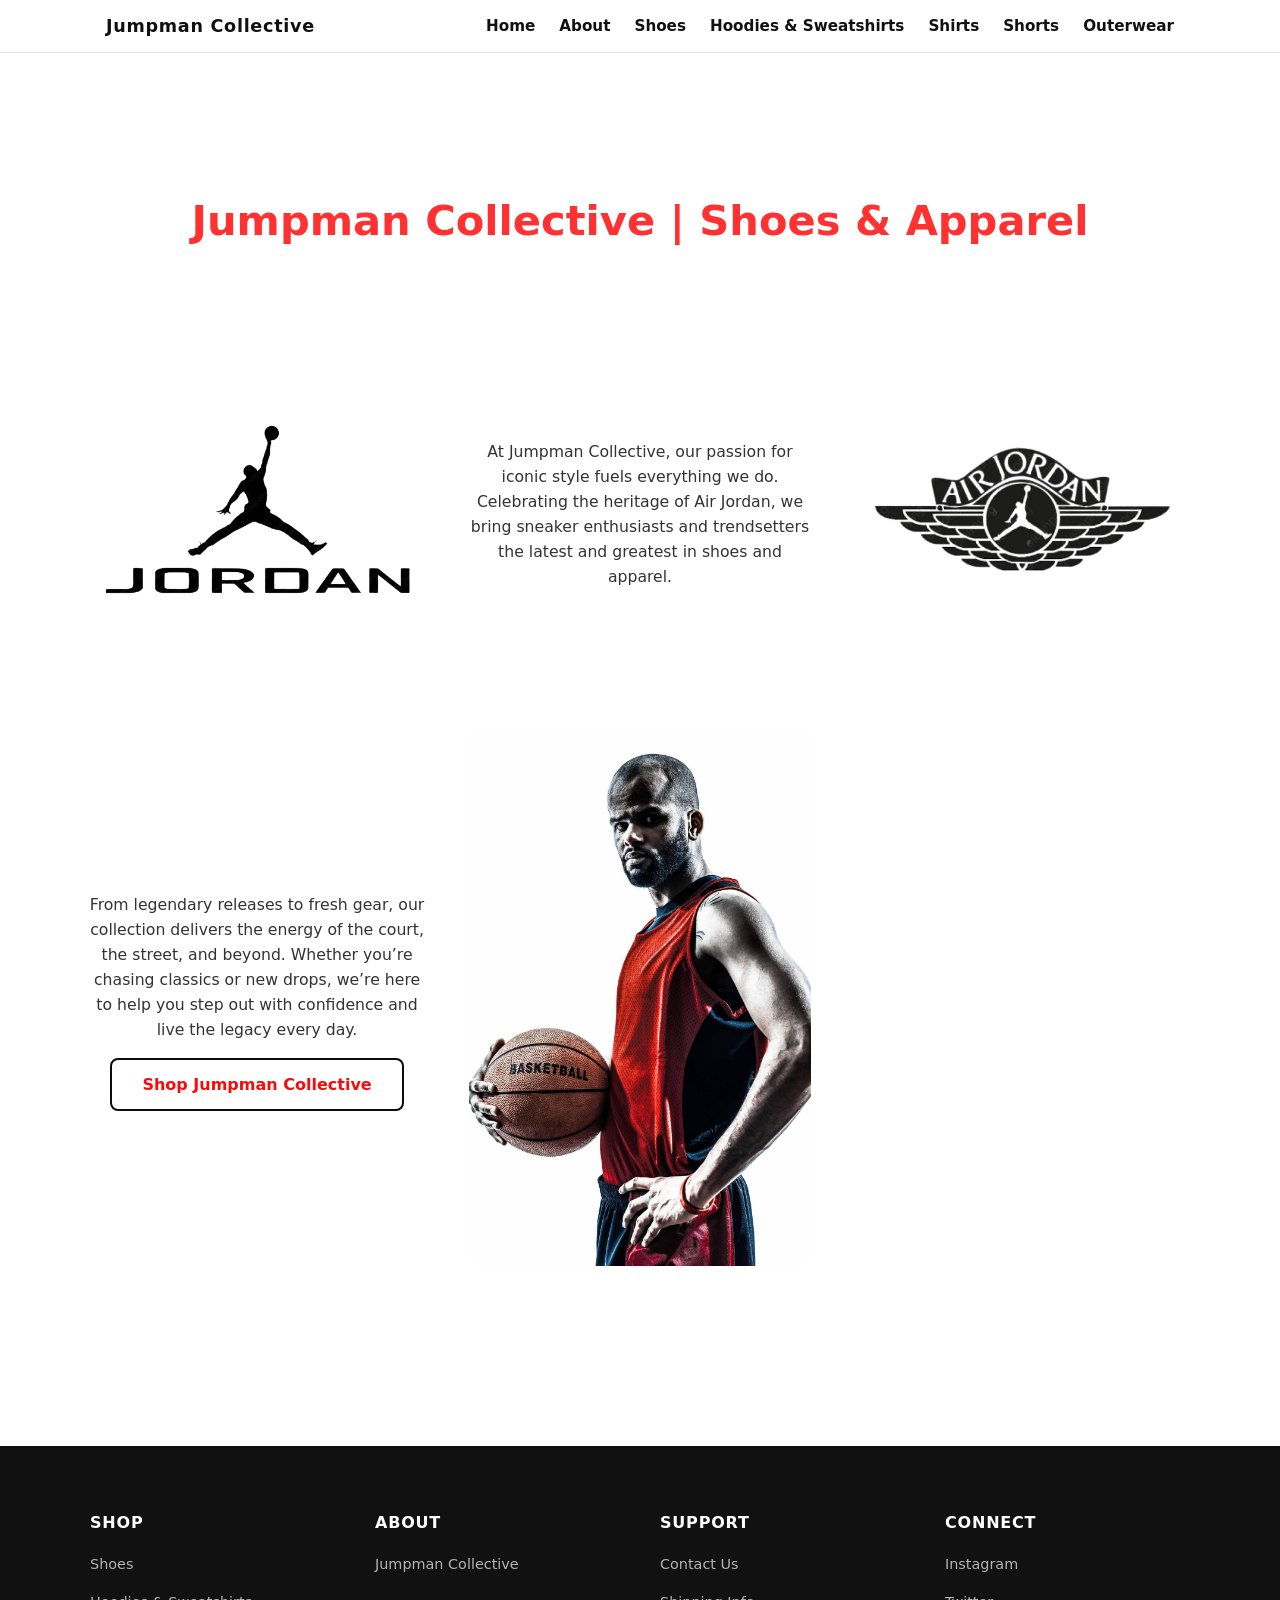
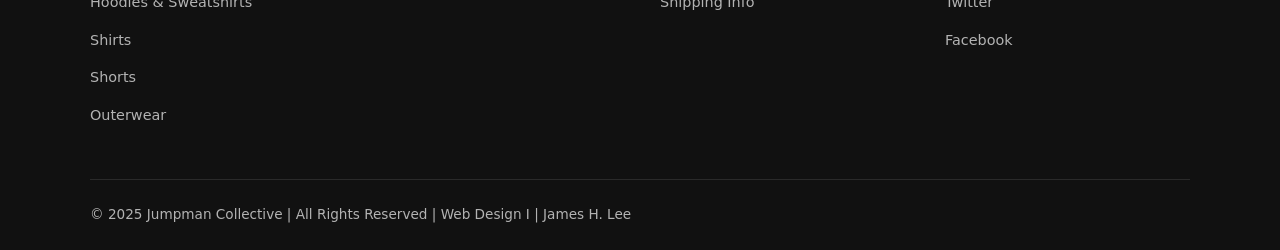
<file: index.html>
<!doctype html>
<html lang="en">
<head>
  <meta charset="utf-8">
  <meta name="viewport" content="width=device-width, initial-scale=1">
  <title>Jumpman Collective | Home</title>
  <link rel="icon" type="image/png" href="images/Jordan logo 4.png" />
  <link rel="stylesheet" href="css/styles.css">
  <style>
    :root {
  --text-color:#111;
  --accent:#ff3131; /* 🔥 Jordan Infrared */
  --bg:#ffffff;
  --overlay-dark:rgba(0,0,0,0.85);
  --overlay-light:rgba(0,0,0,0.25);
}

    * {
      box-sizing: border-box;
    }

    body {
      margin: 0;
      font-family: system-ui, -apple-system, BlinkMacSystemFont, "Segoe UI", sans-serif;
      color: var(--text-color);
      background-color: var(--bg);
      line-height: 1.6;
    }

    /* ---------- NAVBAR ---------- */
header{
  background:#ffffffcc;
  backdrop-filter:blur(8px);
  position:sticky;
  top:0; z-index:10;
  border-bottom:1px solid #e5e5e5;
}

.navbar{
  max-width:1100px;
  margin:0 auto;
  padding:0.75rem 1rem;
  display:flex;
  align-items:center;
  justify-content:space-between;
  gap:1rem;
}

.brand{
  font-weight:800;
  letter-spacing:0.04em;
  font-size:1.1rem;
}

nav{
  display:flex;
  gap:1.5rem;
  align-items:center;
}

nav a{
  text-decoration:none;
  color:var(--text-color);
  font-size:.95rem;
  font-weight:600;
  position:relative;
}

nav a::after{
  content:"";
  position:absolute;
  left:0; bottom:-0.2rem;
  width:0; height:2px;
  background:var(--accent);
  transition:width 0.2s ease;
}

nav a:hover::after,
nav a:focus-visible::after{
  width:100%;
}

    /* Mobile menu button */
    .menu-toggle {
      display: none;
      border: none;
      background: none;
      padding: 0.25rem;
      cursor: pointer;
    }

    .menu-toggle span {
      display: block;
      width: 22px;
      height: 2px;
      background: var(--text-color);
      margin: 4px 0;
      transition: transform 0.2s ease, opacity 0.2s ease;
    }

    /* ---------- MAIN LAYOUT ---------- */
    main {
      max-width: 2200px;
      margin: 0 auto;
      padding: 2.5rem 1.5rem 4rem;
    }

    .hero {
      text-align: center;
      margin-bottom: 3rem;
    }

    .hero h1 {
      font-size: clamp(2.5rem, 5vw, 2.6rem);
      margin-bottom: 5.25rem;
      color: var(--accent);
    }


    .hero-logo {
      display: block;
      margin: 1.5rem auto;
      max-width: 500px;
      width: 100%;
      height: auto;
    }

    .hero p {
      max-width: 800px;
      margin: 0 auto 0;
      font-size: 0.98rem;
    }

    .secondary-logo {
      display: block;
      margin: 3rem auto 0;
      max-width: 350px;
      width: 100%;
      height: auto;
    }

    

    /* ---------- RESPONSIVE NAV ---------- */
    @media (max-width: 768px) {
      .navbar {
        padding: 0.75rem 1rem;
      }

      nav {
        position: absolute;
        inset: 100% 0 auto 0;
        background: #ffffff;
        border-bottom: 1px solid #e5e5e5;
        flex-direction: column;
        align-items: flex-start;
        padding: 0.75rem 1rem 1rem;
        gap: 0.75rem;
        display: none; /* hidden by default on mobile */
      }

      nav a {
        font-size: 1rem;
      }

      .menu-toggle {
        display: inline-block;
      }

      /* when nav has .active, show it */
      nav.active {
        display: flex;
      }
    }

    

    footer {
      background: #111111;
      color: #ffffff;
      padding: 3rem 1.5rem 1.5rem;
      margin-top: auto;
      width: 100%;
    }

    .footer-content {
      max-width: 1100px;
      margin: 0 auto;
    }

    .footer-grid {
      display: grid;
      grid-template-columns: repeat(auto-fit, minmax(200px, 1fr));
      gap: 2.5rem;
      margin-bottom: 2.5rem;
    }

    .footer-section h3 {
      font-size: 1rem;
      margin-bottom: 1rem;
      letter-spacing: 0.05em;
      text-transform: uppercase;
      font-weight: 600;
    }

    .footer-section ul {
      list-style: none;
      padding: 0;
      margin: 0;
    }

    .footer-section li {
      margin-bottom: 0.75rem;
    }

    .footer-section a {
      color: #b3b3b3;
      text-decoration: none;
      font-size: 0.9rem;
      transition: color 0.2s ease;
    }

    .footer-section a:hover,
    .footer-section a:focus {
      color: #ffffff;
    }

    .footer-bottom {
      border-top: 1px solid #2a2a2a;
      padding-top: 1.5rem;
      display: flex;
      flex-wrap: wrap;
      justify-content: space-between;
      align-items: center;
      gap: 1rem;
    }

    .footer-bottom p {
      margin: 0;
      color: #b3b3b3;
      font-size: 0.85rem;
    }

   
    
  </style>
</head>
<body>

<header>
  <div class="navbar">
    <div class="brand">Jumpman Collective</div>
    <!-- Mobile menu button -->
    <button class="menu-toggle"
            aria-label="Toggle navigation"
            aria-expanded="false"
            aria-controls="primary-nav">
      <span></span>
      <span></span>
      <span></span>
    </button>
    <!-- Navigation links -->
    <nav id="primary-nav" aria-label="Main navigation">
      <a href="index.html">Home</a>
      <a href="about.html">About</a>
      <a href="shoes.html">Shoes</a>
      <a href="hoodiesandsweatshirts.html">Hoodies & Sweatshirts</a>
      <a href="shirts.html">Shirts</a>
      <a href="shorts.html">Shorts</a>
      <a href="outerwear.html">Outerwear</a>
    </nav>
  </div>
</header>

<main>
  <section class="hero">
    <h1>Jumpman Collective | Shoes & Apparel</h1>
    <div class="index-content">
      <div class="index-image">
        <img src="images/Jordan-Logo-1.png" alt="Jordan Logo 1">
      </div>
      <div class="index-text">
        <p>At Jumpman Collective, our passion for iconic style fuels everything we do. Celebrating the heritage of Air Jordan, we bring sneaker enthusiasts and trendsetters the latest and greatest in shoes and apparel.</p>
      </div>
      <div class="index-image">
        <img src="images/Jordan-Logo-2.png" alt="Jordan Logo 2">
      </div>
      <div class="index-text">
        <p>From legendary releases to fresh gear, our collection delivers the energy of the court, the street, and beyond. Whether you’re chasing classics or new drops, we’re here to help you step out with confidence and live the legacy every day.</p>
        <a href="about.html" class="btn">Shop Jumpman Collective</a>
      </div>
      <div class="index-image">
        <img src="images/male1.png" alt="Basketball player model">
      </div>
    </div>
  </section>
</main>

<footer>
  <div class="footer-content">
    <div class="footer-grid">
      <div class="footer-section">
        <h3>Shop</h3>
        <ul>
          <li><a href="shoes.html">Shoes</a></li>
          <li><a href="hoodiesandsweatshirts.html">Hoodies & Sweatshirts</a></li>
          <li><a href="shirts.html">Shirts</a></li>
          <li><a href="shorts.html">Shorts</a></li>
          <li><a href="outerwear.html">Outerwear</a></li>
        </ul>
      </div>
      <div class="footer-section">
        <h3>About</h3>
        <ul>
          <li><a href="index.html">Jumpman Collective</a></li>
        </ul>
      </div>
      <div class="footer-section">
        <h3>Support</h3>
        <ul>
          <li><a href="contactus.html">Contact Us</a></li>
          <li><a href="https://www.ups.com/track?loc=en_US&requester=ST/">Shipping Info</a></li>
        
        </ul>
      </div>
      <div class="footer-section">
        <h3>Connect</h3>
        <ul>
          <li><a href="https://www.instagram.com" target="_blank" rel="noopener noreferrer">Instagram</a></li>
          <li><a href="https://www.twitter.com" target="_blank" rel="noopener noreferrer">Twitter</a></li>
          <li><a href="https://www.facebook.com" target="_blank" rel="noopener noreferrer">Facebook</a></li>
        </ul>
      </div>
    </div>
    <div class="footer-bottom">
      <p>&copy; 2025 Jumpman Collective | All Rights Reserved | Web Design I | James H. Lee
      </p>
    </div>
  </div>
</footer>

<script>
  const menuToggle = document.querySelector('.menu-toggle');
  const nav = document.getElementById('primary-nav');

  menuToggle.addEventListener('click', () => {
    const isOpen = nav.classList.toggle('active');
    menuToggle.setAttribute('aria-expanded', isOpen ? 'true' : 'false');
  });

  // Optional: close menu when a link is tapped on mobile
  nav.querySelectorAll('a').forEach(link => {
    link.addEventListener('click', () => {
      if (nav.classList.contains('active')) {
        nav.classList.remove('active');
        menuToggle.setAttribute('aria-expanded', 'false');
      }
    });
  });
</script>
</body>
</html>
</file>
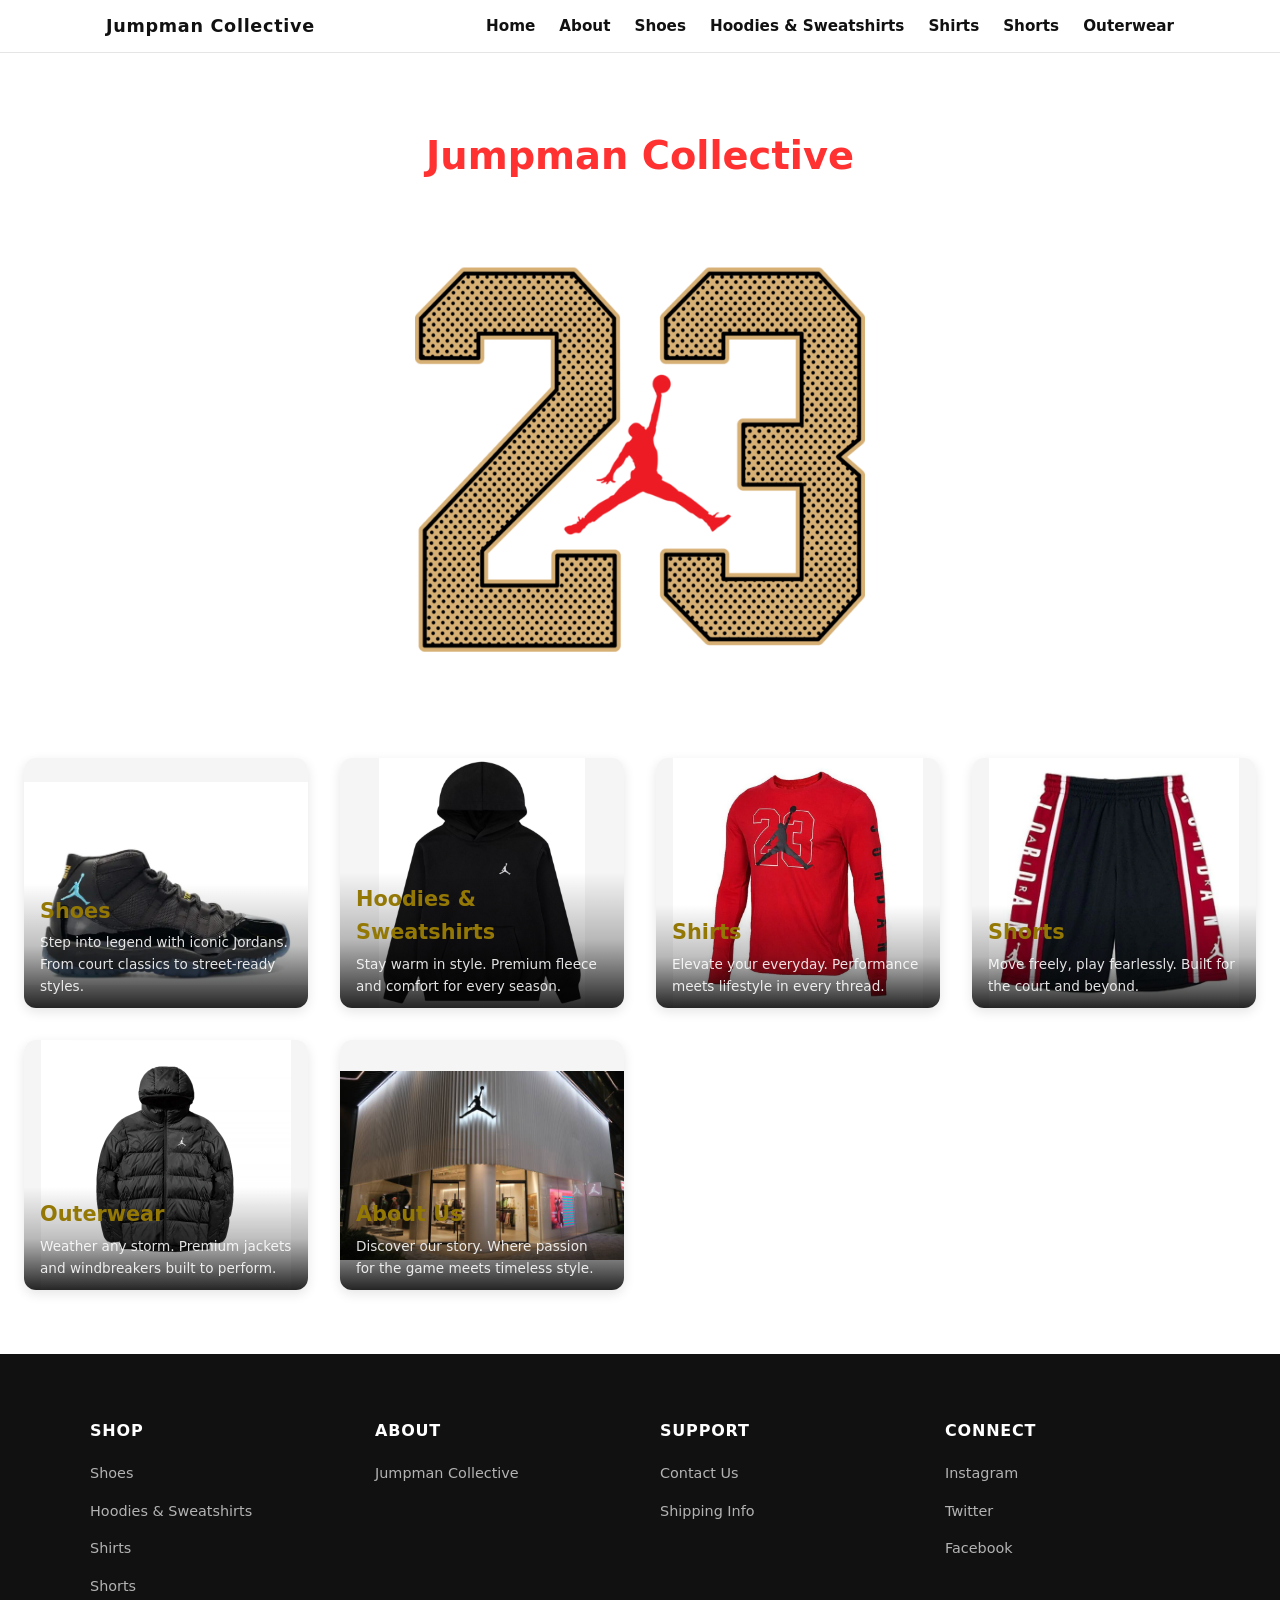
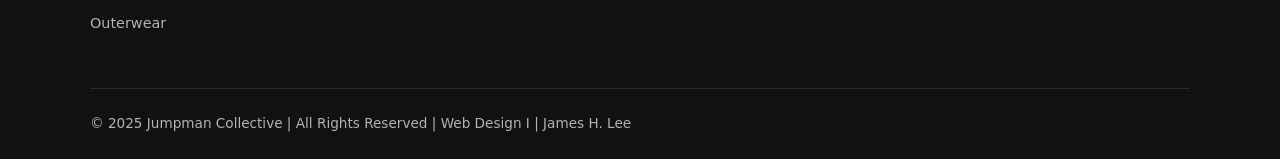
<file: about.html>
<!doctype html>
<html lang="en">
<head>
<meta charset="utf-8" />
<meta name="viewport" content="width=device-width, initial-scale=1" />
<title>Jumpman Collective | Apparel</title>
<link rel="icon" type="image/png" href="images/Jordan logo 4.png" />

<style>
:root {
  --text-color:#111;
  --accent:#ff3131; /* 🔥 Jordan Infrared */
  --bg:#ffffff;
  --overlay-dark:rgba(0,0,0,0.85);
  --overlay-light:rgba(0,0,0,0.25);
}

*{ box-sizing:border-box; }

body{
  margin:0;
  font-family:system-ui,-apple-system,BlinkMacSystemFont,"Segoe UI",sans-serif;
  background:var(--bg);
  color:var(--text-color);
  line-height:1.6;
}

/* ---------- NAVBAR ---------- */
header{
  background:#ffffffcc;
  backdrop-filter:blur(8px);
  position:sticky;
  top:0; z-index:10;
  border-bottom:1px solid #e5e5e5;
}

.navbar{
  max-width:1100px;
  margin:0 auto;
  padding:0.75rem 1rem;
  display:flex;
  align-items:center;
  justify-content:space-between;
  gap:1rem;
}

.brand{
  font-weight:800;
  letter-spacing:0.04em;
  font-size:1.1rem;
}

nav{
  display:flex;
  gap:1.5rem;
  align-items:center;
}

nav a{
  text-decoration:none;
  color:var(--text-color);
  font-size:.95rem;
  font-weight:600;
  position:relative;
}

nav a::after{
  content:"";
  position:absolute;
  left:0; bottom:-0.2rem;
  width:0; height:2px;
  background:var(--accent);
  transition:width 0.2s ease;
}

nav a:hover::after,
nav a:focus-visible::after{
  width:100%;
}

/* 🔳 Mobile Button */
.menu-toggle{
  display:none;
  border:none;
  background:none;
  cursor:pointer;
  padding:0.25rem;
}
.menu-toggle span{
  display:block;
  width:22px; height:2px;
  background:var(--text-color);
  margin:4px 0;
  transition:transform .2s ease, opacity .2s ease;
}

/* ---------- HERO ---------- */
main{
  max-width:1299px;
  margin:0 auto;
  padding:2.5rem 1.5rem 4rem;
}

.hero{
  margin-bottom:2.5rem;
  text-align:center;
}
.hero h1{
  font-size:clamp(1.8rem,3vw,2.4rem);
  font-weight:800;
  margin-bottom:1.25rem;
  color:var(--accent);
}
.hero-logo{
  display:block;
  margin:1.5rem auto;
  max-width:500px;
  width:100%;
}

/* ---------- CARDS ---------- */
.section-grid{
  display:grid;
  grid-template-columns:repeat(auto-fit,minmax(280px,1fr));
  gap:2rem;
  margin-top:3rem;
}

.section-link{
  text-decoration:none;
  color:inherit;
  display:block;
  border-radius:12px;
  transition:all .3s ease;
  background:#ffffff;
  overflow:hidden;
  position:relative;
  box-shadow:0 4px 12px rgba(0,0,0,.1);
}
.section-link:hover{
  transform:translateY(-4px);
  box-shadow:0 8px 20px rgba(0,0,0,.15);
}

.section-image{
  width:100%; height:250px;
  object-fit:contain;
  display:block;
  background:#f5f5f5;
}

/* 🔥 Gradient Contrast Fix */
.section-content{
  padding:0.7rem 1rem;
  background:linear-gradient(to top, var(--overlay-dark), var(--overlay-light), transparent);
  color:white;
  position:absolute;
  bottom:0; left:0; right:0;
}

.section-link h2{
  margin:0;
  font-size:1.3rem;
  font-weight:800;
  color:rgb(148, 120, 6);;
}
.section-link p{
  margin:.25rem 0 0;
  color:rgba(255, 255, 255, 0.877);
  font-size:.85rem;
}
footer {
      background: #111111;
      color: #ffffff;
      padding: 3rem 1.5rem 1.5rem;
      margin-top: auto;
      width: 100%;
    }

    .footer-content {
      max-width: 1100px;
      margin: 0 auto;
    }

    .footer-grid {
      display: grid;
      grid-template-columns: repeat(auto-fit, minmax(200px, 1fr));
      gap: 2.5rem;
      margin-bottom: 2.5rem;
    }

    .footer-section h3 {
      font-size: 1rem;
      margin-bottom: 1rem;
      letter-spacing: 0.05em;
      text-transform: uppercase;
      font-weight: 600;
    }

    .footer-section ul {
      list-style: none;
      padding: 0;
      margin: 0;
    }

    .footer-section li {
      margin-bottom: 0.75rem;
    }

    .footer-section a {
      color: #b3b3b3;
      text-decoration: none;
      font-size: 0.9rem;
      transition: color 0.2s ease;
    }

    .footer-section a:hover,
    .footer-section a:focus {
      color: #ffffff;
    }

    .footer-bottom {
      border-top: 1px solid #2a2a2a;
      padding-top: 1.5rem;
      display: flex;
      flex-wrap: wrap;
      justify-content: space-between;
      align-items: center;
      gap: 1rem;
    }

    .footer-bottom p {
      margin: 0;
      color: #b3b3b3;
      font-size: 0.85rem;
    }


/* ---------- RESPONSIVE NAV ---------- */
@media(max-width:768px){
  nav{
    position:absolute;
    inset:100% 0 auto 0;
    background:#fff;
    border-bottom:1px solid #e5e5e5;
    flex-direction:column;
    align-items:flex-start;
    padding:0.75rem 1rem 1rem;
    gap:0.75rem;
    display:none;
  }
  nav.active{ display:flex; }
  .menu-toggle{ display:inline-block; }
  nav a{ font-size:1rem; }
  .section-grid{ grid-template-columns:1fr; }
}
</style>
</head>

<body>
<header>
  <div class="navbar">
    <div class="brand">Jumpman Collective</div>
    <button class="menu-toggle" aria-label="Toggle navigation" aria-expanded="false" aria-controls="primary-nav">
      <span></span><span></span><span></span>
    </button>
    <nav id="primary-nav" aria-label="Main navigation">
      <a href="index.html">Home</a>
      <a href="about.html">About</a>
      <a href="shoes.html">Shoes</a>
      <a href="hoodiesandsweatshirts.html">Hoodies & Sweatshirts</a>
      <a href="shirts.html">Shirts</a>
      <a href="shorts.html">Shorts</a>
      <a href="outerwear.html">Outerwear</a>
    </nav>
  </div>
</header>

<main>
  <section class="hero">
    <h1>Jumpman Collective</h1>
    <img src="images/jordan logo 3.png" alt="Jumpman Collective logo" class="hero-logo">
  </section>

  <div class="section-grid">
    <a href="shoes.html" class="section-link">
      <img src="images/Gamma Blue 11.png" class="section-image">
      <div class="section-content">
        <h2>Shoes</h2><p>Step into legend with iconic Jordans. From court classics to street-ready styles.</p>
      </div>
    </a>
    <a href="hoodiesandsweatshirts.html" class="section-link">
      <img src="images/hoodieblack.png" class="section-image">
      <div class="section-content">
        <h2>Hoodies & Sweatshirts</h2><p>Stay warm in style. Premium fleece and comfort for every season.</p>
      </div>
    </a>
    <a href="shirts.html" class="section-link">
      <img src="images/shirt 2.png" class="section-image">
      <div class="section-content">
        <h2>Shirts</h2><p>Elevate your everyday. Performance meets lifestyle in every thread.</p>
      </div>
    </a>
    <a href="shorts.html" class="section-link">
      <img src="images/shorts 4.png" class="section-image">
      <div class="section-content">
        <h2>Shorts</h2><p>Move freely, play fearlessly. Built for the court and beyond.</p>
      </div>
    </a>
    <a href="outerwear.html" class="section-link">
      <img src="images/Outwear 1.png" class="section-image">
      <div class="section-content">
        <h2>Outerwear</h2><p>Weather any storm. Premium jackets and windbreakers built to perform.</p>
      </div>

      <a href="index.html" class="section-link">
      <img src="images/store2.png" alt="About Jumpman Collective" class="section-image">
      <div class="section-content">
        <h2>About Us</h2>
        <p>Discover our story. Where passion for the game meets timeless style.</p>
      </div>
    </a>
  </div>
</main>

<footer>
  <div class="footer-content">
    <div class="footer-grid">
      <div class="footer-section">
        <h3>Shop</h3>
        <ul>
          <li><a href="shoes.html">Shoes</a></li>
          <li><a href="hoodiesandsweatshirts.html">Hoodies & Sweatshirts</a></li>
          <li><a href="shirts.html">Shirts</a></li>
          <li><a href="shorts.html">Shorts</a></li>
          <li><a href="outerwear.html">Outerwear</a></li>
        </ul>
      </div>
      <div class="footer-section">
        <h3>About</h3>
        <ul>
          <li><a href="index.html">Jumpman Collective</a></li>
        </ul>
      </div>
      <div class="footer-section">
        <h3>Support</h3>
        <ul>
          <li><a href="contactus.html">Contact Us</a></li>
          <li><a href="https://www.ups.com/track?loc=en_US&requester=ST/">Shipping Info</a></li>
        
        </ul>
      </div>
      <div class="footer-section">
        <h3>Connect</h3>
        <ul>
          <li><a href="https://www.instagram.com" target="_blank" rel="noopener noreferrer">Instagram</a></li>
          <li><a href="https://www.twitter.com" target="_blank" rel="noopener noreferrer">Twitter</a></li>
          <li><a href="https://www.facebook.com" target="_blank" rel="noopener noreferrer">Facebook</a></li>
        </ul>
      </div>
    </div>
    <div class="footer-bottom">
      <p>&copy; 2025 Jumpman Collective | All Rights Reserved | Web Design I | James H. Lee
      </p>
    </div>
  </div>
</footer>

  

<script>
  const menuToggle = document.querySelector('.menu-toggle');
  const nav = document.getElementById('primary-nav');

  menuToggle.addEventListener('click', () => {
    const isOpen = nav.classList.toggle('active');
    menuToggle.setAttribute('aria-expanded', isOpen ? 'true' : 'false');
  });

  nav.querySelectorAll('a').forEach(link => {
    link.addEventListener('click', () => {
      if (nav.classList.contains('active')) {
        nav.classList.remove('active');
        menuToggle.setAttribute('aria-expanded', 'false');
      }
    });
  });
</script>

</body>
</html>
</file>
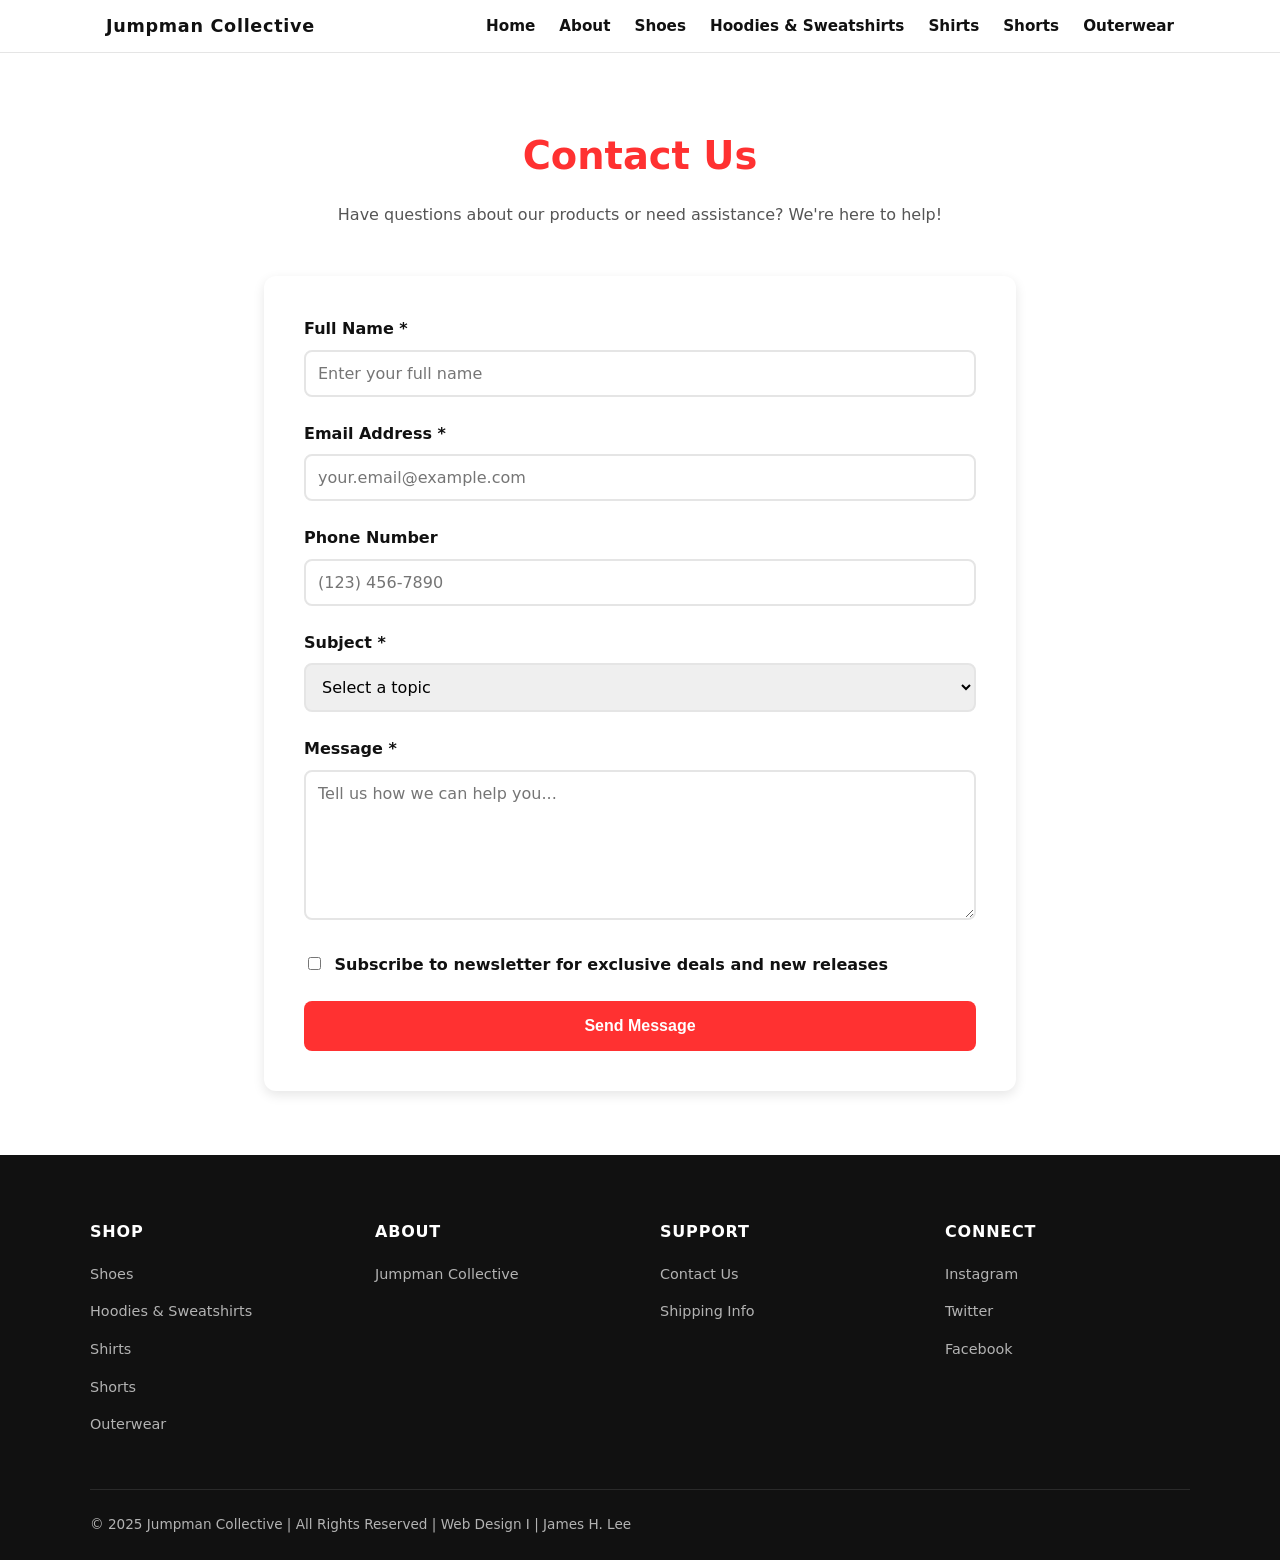
<file: contactus.html>
<!doctype html>
<html lang="en">
<head>
  <meta charset="utf-8" />
  <meta name="viewport" content="width=device-width, initial-scale=1" />
  <title>Jumpman Collective | Contact Us</title>
  <link rel="icon" type="image/png" href="images/Jordan logo 4.png" />
  
  <style>
:root {
  --text-color:#111;
  --accent:#ff3131;
  --bg:#ffffff;
  --overlay-dark:rgba(0,0,0,0.85);
  --overlay-light:rgba(0,0,0,0.25);
}

* {
  box-sizing: border-box;
}

body {
  margin: 0;
  font-family: system-ui, -apple-system, BlinkMacSystemFont, "Segoe UI", sans-serif;
  color: var(--text-color);
  background-color: var(--bg);
  line-height: 1.6;
}

/* ---------- NAVBAR ---------- */
header{
  background:#ffffffcc;
  backdrop-filter:blur(8px);
  position:sticky;
  top:0; z-index:10;
  border-bottom:1px solid #e5e5e5;
}

.navbar{
  max-width:1100px;
  margin:0 auto;
  padding:0.75rem 1rem;
  display:flex;
  align-items:center;
  justify-content:space-between;
  gap:1rem;
}

.brand{
  font-weight:800;
  letter-spacing:0.04em;
  font-size:1.1rem;
}

nav{
  display:flex;
  gap:1.5rem;
  align-items:center;
}

nav a{
  text-decoration:none;
  color:var(--text-color);
  font-size:.95rem;
  font-weight:600;
  position:relative;
}

nav a::after{
  content:"";
  position:absolute;
  left:0; bottom:-0.2rem;
  width:0; height:2px;
  background:var(--accent);
  transition:width 0.2s ease;
}

nav a:hover::after,
nav a:focus-visible::after{
  width:100%;
}

.menu-toggle {
  display: none;
  border: none;
  background: none;
  padding: 0.25rem;
  cursor: pointer;
}

.menu-toggle span {
  display: block;
  width: 22px;
  height: 2px;
  background: var(--text-color);
  margin: 4px 0;
  transition: transform 0.2s ease, opacity 0.2s ease;
}

/* ---------- MAIN CONTENT ---------- */
main {
  max-width: 800px;
  margin: 0 auto;
  padding: 2.5rem 1.5rem 4rem;
}

.hero {
  text-align: center;
  margin-bottom: 3rem;
}

.hero h1 {
  font-size: clamp(1.8rem, 3vw, 2.4rem);
  margin-bottom: 1rem;
  color: var(--accent);
}

.hero p {
  font-size: 1rem;
  color: #555;
}

/* ---------- CONTACT FORM ---------- */
.contact-form {
  background: white;
  padding: 2.5rem;
  border-radius: 12px;
  box-shadow: 0 4px 12px rgba(0, 0, 0, 0.1);
}

.form-group {
  margin-bottom: 1.5rem;
}

.form-group label {
  display: block;
  font-weight: 600;
  margin-bottom: 0.5rem;
  color: var(--text-color);
}

.form-group input,
.form-group select,
.form-group textarea {
  width: 100%;
  padding: 0.75rem;
  border: 2px solid #e5e5e5;
  border-radius: 8px;
  font-size: 1rem;
  font-family: inherit;
  transition: border-color 0.2s ease;
}

.form-group input:focus,
.form-group select:focus,
.form-group textarea:focus {
  outline: none;
  border-color: var(--accent);
}

.form-group textarea {
  resize: vertical;
  min-height: 150px;
}

.form-group input[type="checkbox"] {
  width: auto;
  margin-right: 0.5rem;
}

.checkbox-label {
  display: flex;
  align-items: center;
  font-weight: normal;
}

.submit-btn {
  background: var(--accent);
  color: white;
  padding: 1rem 2rem;
  border: none;
  border-radius: 8px;
  font-size: 1rem;
  font-weight: 600;
  cursor: pointer;
  transition: background 0.2s ease, transform 0.1s ease;
  width: 100%;
}

.submit-btn:hover {
  background: #e02828;
  transform: translateY(-2px);
}

.submit-btn:active {
  transform: translateY(0);
}

.success-message {
  display: none;
  background: #4caf50;
  color: white;
  padding: 1rem;
  border-radius: 8px;
  margin-bottom: 1.5rem;
  text-align: center;
}

.success-message.show {
  display: block;
}

/* ---------- FOOTER ---------- */
footer {
  background: #111111;
  color: #ffffff;
  padding: 3rem 1.5rem 1.5rem;
  margin-top: auto;
  width: 100%;
}

.footer-content {
  max-width: 1100px;
  margin: 0 auto;
}

.footer-grid {
  display: grid;
  grid-template-columns: repeat(auto-fit, minmax(200px, 1fr));
  gap: 2.5rem;
  margin-bottom: 2.5rem;
}

.footer-section h3 {
  font-size: 1rem;
  margin-bottom: 1rem;
  letter-spacing: 0.05em;
  text-transform: uppercase;
  font-weight: 600;
}

.footer-section ul {
  list-style: none;
  padding: 0;
  margin: 0;
}

.footer-section li {
  margin-bottom: 0.75rem;
}

.footer-section a {
  color: #b3b3b3;
  text-decoration: none;
  font-size: 0.9rem;
  transition: color 0.2s ease;
}

.footer-section a:hover,
.footer-section a:focus {
  color: #ffffff;
}

.footer-bottom {
  border-top: 1px solid #2a2a2a;
  padding-top: 1.5rem;
  display: flex;
  flex-wrap: wrap;
  justify-content: space-between;
  align-items: center;
  gap: 1rem;
}

.footer-bottom p {
  margin: 0;
  color: #b3b3b3;
  font-size: 0.85rem;
}

/* ---------- RESPONSIVE ---------- */
@media (max-width: 768px) {
  nav {
    position: absolute;
    inset: 100% 0 auto 0;
    background: #ffffff;
    border-bottom: 1px solid #e5e5e5;
    flex-direction: column;
    align-items: flex-start;
    padding: 0.75rem 1rem 1rem;
    gap: 0.75rem;
    display: none;
  }

  nav.active {
    display: flex;
  }

  .menu-toggle {
    display: inline-block;
  }

  .contact-form {
    padding: 1.5rem;
  }

  .footer-grid {
    grid-template-columns: 1fr;
  }

  .footer-bottom {
    flex-direction: column;
    text-align: center;
  }
}
  </style>
</head>

<body>

<header>
  <div class="navbar">
    <div class="brand">Jumpman Collective</div>

    <button class="menu-toggle"
            aria-label="Toggle navigation"
            aria-expanded="false"
            aria-controls="primary-nav">
      <span></span>
      <span></span>
      <span></span>
    </button>

    <nav id="primary-nav" aria-label="Main navigation">
      <a href="index.html">Home</a>
      <a href="about.html">About</a>
      <a href="shoes.html">Shoes</a>
      <a href="hoodiesandsweatshirts.html">Hoodies & Sweatshirts</a>
      <a href="shirts.html">Shirts</a>
      <a href="shorts.html">Shorts</a>
      <a href="outerwear.html">Outerwear</a>

    </nav>
  </div>
</header>

<main>
  <section class="hero">
    <h1>Contact Us</h1>
    <p>Have questions about our products or need assistance? We're here to help!</p>
  </section>

  <div class="success-message" id="successMessage">
    Thank you for contacting us! We'll get back to you within 24 hours.
  </div>

  <form class="contact-form" id="contactForm">
    <div class="form-group">
      <label for="name">Full Name *</label>
      <input type="text" id="name" name="name" required 
             placeholder="Enter your full name">
    </div>

    <div class="form-group">
      <label for="email">Email Address *</label>
      <input type="email" id="email" name="email" required 
             placeholder="your.email@example.com">
    </div>

    <div class="form-group">
      <label for="phone">Phone Number</label>
      <input type="tel" id="phone" name="phone" 
             placeholder="(123) 456-7890">
    </div>

    <div class="form-group">
      <label for="subject">Subject *</label>
      <select id="subject" name="subject" required>
        <option value="">Select a topic</option>
        <option value="product">Product Inquiry</option>
        <option value="order">Order Status</option>
        <option value="return">Returns & Exchanges</option>
        <option value="sizing">Sizing Help</option>
        <option value="other">Other</option>
      </select>
    </div>

    <div class="form-group">
      <label for="message">Message *</label>
      <textarea id="message" name="message" required 
                placeholder="Tell us how we can help you..."></textarea>
    </div>

    <div class="form-group">
      <label class="checkbox-label">
        <input type="checkbox" id="newsletter" name="newsletter">
        Subscribe to newsletter for exclusive deals and new releases
      </label>
    </div>

    <button type="submit" class="submit-btn">Send Message</button>
  </form>
</main>

<footer>
  <div class="footer-content">
    <div class="footer-grid">
      <div class="footer-section">
        <h3>Shop</h3>
        <ul>
          <li><a href="shoes.html">Shoes</a></li>
          <li><a href="hoodiesandsweatshirts.html">Hoodies & Sweatshirts</a></li>
          <li><a href="shirts.html">Shirts</a></li>
          <li><a href="shorts.html">Shorts</a></li>
          <li><a href="outerwear.html">Outerwear</a></li>
        </ul>
      </div>
      <div class="footer-section">
        <h3>About</h3>
        <ul>
          <li><a href="index.html">Jumpman Collective</a></li>
        </ul>
      </div>
      <div class="footer-section">
        <h3>Support</h3>
        <ul>
          <li><a href="contact.html">Contact Us</a></li>
          <li><a href="https://www.ups.com/track?loc=en_US&requester=ST/">Shipping Info</a></li>

        </ul>
      </div>
      <div class="footer-section">
        <h3>Connect</h3>
        <ul>
          <li><a href="https://www.instagram.com" target="_blank" rel="noopener noreferrer">Instagram</a></li>
          <li><a href="https://www.twitter.com" target="_blank" rel="noopener noreferrer">Twitter</a></li>
          <li><a href="https://www.facebook.com" target="_blank" rel="noopener noreferrer">Facebook</a></li>
        </ul>
      </div>
    </div>
    <div class="footer-bottom">
      <p>&copy; 2025 Jumpman Collective | All Rights Reserved | Web Design I | James H. Lee</p>
    </div>
  </div>
</footer>

<script>
  // Mobile menu toggle
  const menuToggle = document.querySelector('.menu-toggle');
  const nav = document.getElementById('primary-nav');

  menuToggle.addEventListener('click', () => {
    const isOpen = nav.classList.toggle('active');
    menuToggle.setAttribute('aria-expanded', isOpen ? 'true' : 'false');
  });

  nav.querySelectorAll('a').forEach(link => {
    link.addEventListener('click', () => {
      if (nav.classList.contains('active')) {
        nav.classList.remove('active');
        menuToggle.setAttribute('aria-expanded', 'false');
      }
    });
  });

  // Form submission handler
  const contactForm = document.getElementById('contactForm');
  const successMessage = document.getElementById('successMessage');

  contactForm.addEventListener('submit', (e) => {
    e.preventDefault();
    
    // Show success message
    successMessage.classList.add('show');
    
    // Reset form
    contactForm.reset();
    
    // Scroll to top to show message
    window.scrollTo({ top: 0, behavior: 'smooth' });
    
    // Hide message after 5 seconds
    setTimeout(() => {
      successMessage.classList.remove('show');
    }, 5000);
  });
</script>

</body>
</html>
</file>
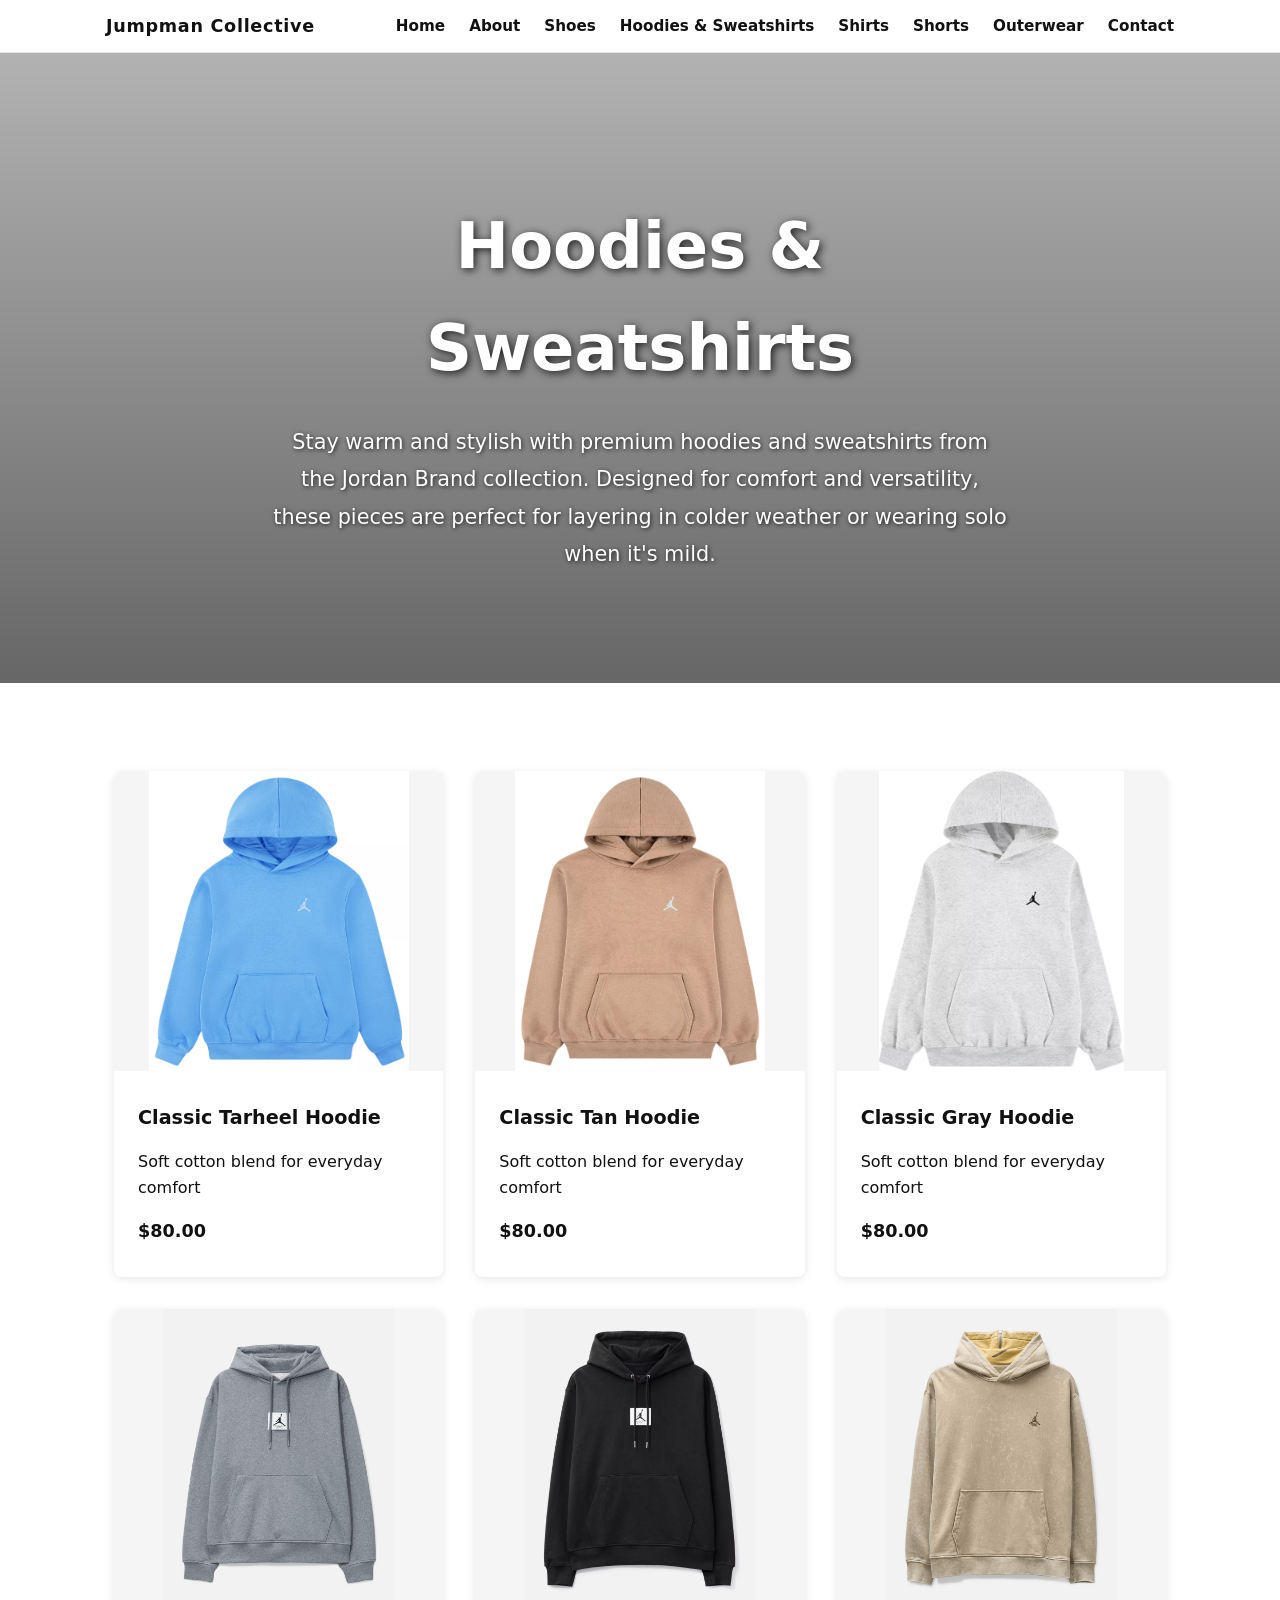
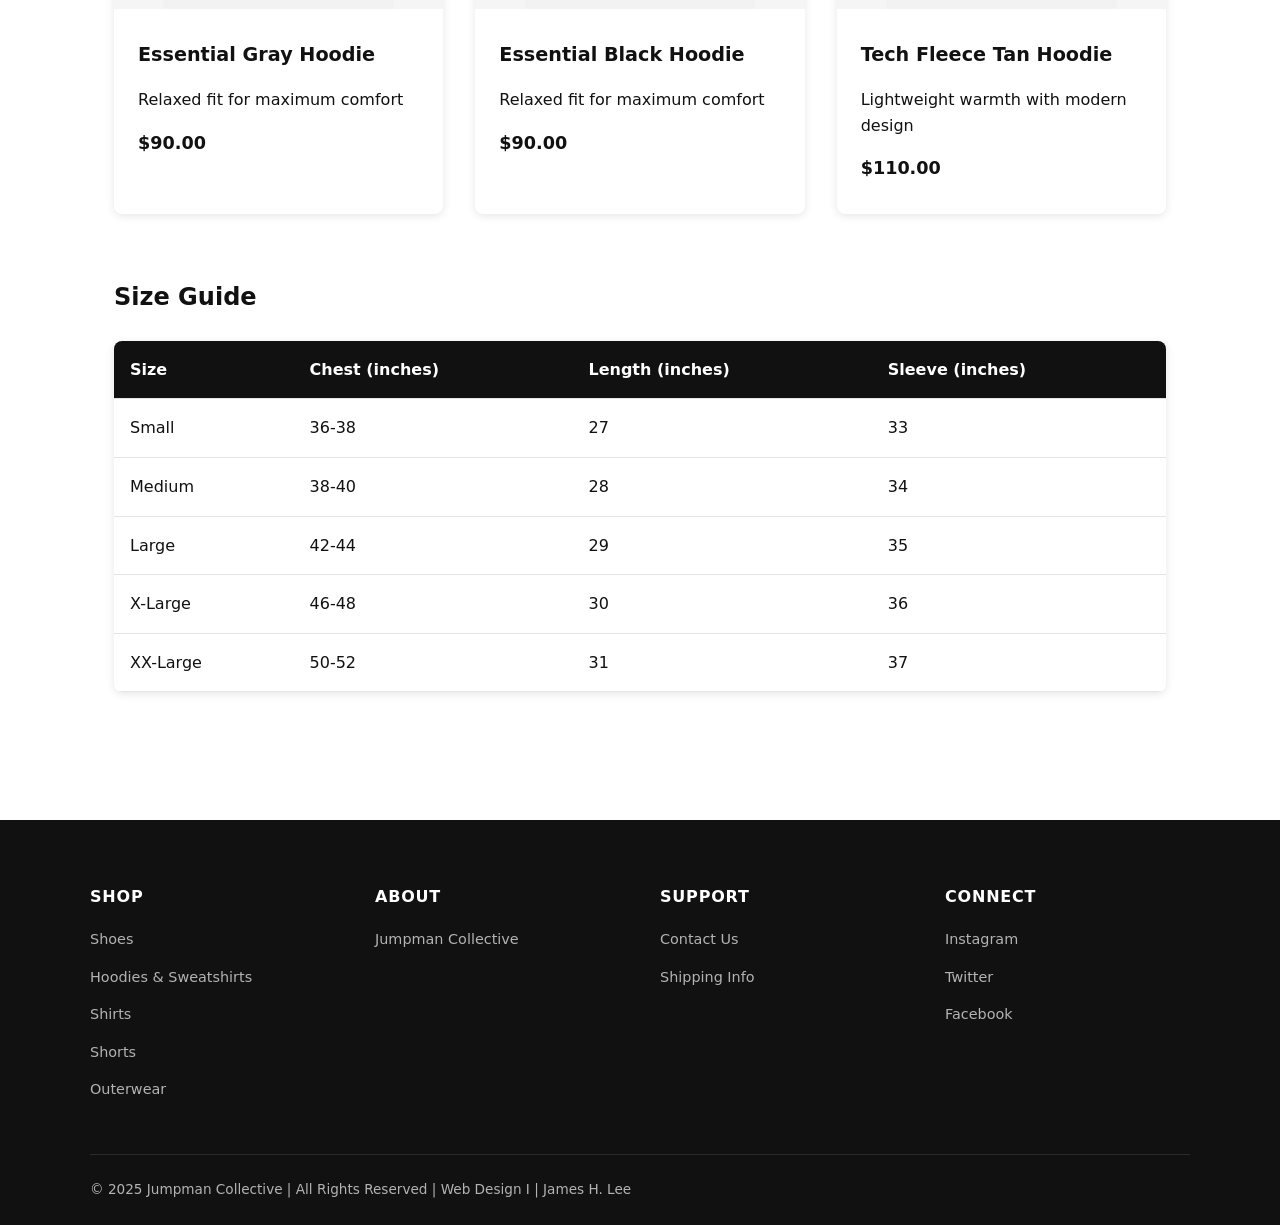
<file: hoodiesandsweatshirts.html>
<!doctype html>
<html lang="en">
<head>
  <meta charset="utf-8" />
  <meta name="viewport" content="width=device-width, initial-scale=1" />
  <title>Jumpman Collective | Hoodies & Sweatshirts</title>
  <link rel="icon" type="image/png" href="images/Jordan logo 4.png" />

 <style>
:root {
  --text-color:#111;
  --accent:#ff3131;
  --bg:#ffffff;
  --overlay-dark:rgba(0,0,0,0.85);
  --overlay-light:rgba(0,0,0,0.25);
}

* {
  box-sizing: border-box;
}

body {
  margin: 0;
  font-family: system-ui, -apple-system, BlinkMacSystemFont, "Segoe UI", sans-serif;
  color: var(--text-color);
  background-color: var(--bg);
  line-height: 1.6;
}

/* ---------- NAVBAR ---------- */
header{
  background:#ffffffcc;
  backdrop-filter:blur(8px);
  position:sticky;
  top:0; z-index:10;
  border-bottom:1px solid #e5e5e5;
}

.navbar{
  max-width:1100px;
  margin:0 auto;
  padding:0.75rem 1rem;
  display:flex;
  align-items:center;
  justify-content:space-between;
  gap:1rem;
}

.brand{
  font-weight:800;
  letter-spacing:0.04em;
  font-size:1.1rem;
}

nav{
  display:flex;
  gap:1.5rem;
  align-items:center;
}

nav a{
  text-decoration:none;
  color:var(--text-color);
  font-size:.95rem;
  font-weight:600;
  position:relative;
}

nav a::after{
  content:"";
  position:absolute;
  left:0; bottom:-0.2rem;
  width:0; height:2px;
  background:var(--accent);
  transition:width 0.2s ease;
}

nav a:hover::after,
nav a:focus-visible::after{
  width:100%;
}

.menu-toggle {
  display: none;
  border: none;
  background: none;
  padding: 0.25rem;
  cursor: pointer;
}

.menu-toggle span {
  display: block;
  width: 22px;
  height: 2px;
  background: var(--text-color);
  margin: 4px 0;
  transition: transform 0.2s ease, opacity 0.2s ease;
}

/* ---------- VIDEO HERO SECTION ---------- */
.video-hero {
  position: relative;
  height: 70vh;
  min-height: 500px;
  overflow: hidden;
  display: flex;
  align-items: center;
  justify-content: center;
}

.video-background {
  position: absolute;
  top: 50%;
  left: 50%;
  min-width: 100%;
  min-height: 100%;
  width: auto;
  height: auto;
  transform: translateX(-50%) translateY(-50%);
  z-index: 0;
  object-fit: cover;
}

.video-overlay {
  position: absolute;
  top: 0;
  left: 0;
  width: 100%;
  height: 100%;
  background: linear-gradient(to bottom, rgba(0,0,0,0.3), rgba(0,0,0,0.6));
  z-index: 1;
}

.video-content {
  position: relative;
  z-index: 2;
  text-align: center;
  color: white;
  padding: 2rem;
  max-width: 800px;
}

.video-content h1 {
  font-size: clamp(2.5rem, 5vw, 4rem);
  font-weight: 800;
  margin-bottom: 1.5rem;
  text-shadow: 2px 2px 8px rgba(0,0,0,0.8);
  animation: fadeInUp 0.8s ease;
}

.video-content p {
  font-size: clamp(1rem, 2vw, 1.3rem);
  line-height: 1.8;
  text-shadow: 1px 1px 4px rgba(0,0,0,0.8);
  animation: fadeInUp 1s ease;
}

@keyframes fadeInUp {
  from {
    opacity: 0;
    transform: translateY(30px);
  }
  to {
    opacity: 1;
    transform: translateY(0);
  }
}

/* ---------- MAIN CONTENT ---------- */
main {
  max-width: 1100px;
  margin: 0 auto;
  padding: 2.5rem 1.5rem 4rem;
}

.product-grid {
  display: grid;
  grid-template-columns: repeat(auto-fit, minmax(280px, 1fr));
  gap: 2rem;
  margin: 3rem 0;
}

.product-card {
  background: white;
  border-radius: 8px;
  box-shadow: 0 2px 8px rgba(0, 0, 0, 0.1);
  overflow: hidden;
  transition: transform 0.2s ease;
  cursor: pointer;
}

.product-card:hover {
  transform: translateY(-4px);
  box-shadow: 0 4px 12px rgba(0, 0, 0, 0.15);
}

.product-image {
  width: 100%;
  height: 300px;
  object-fit: contain;
  background: #f5f5f5;
}

.product-info {
  padding: 1.5rem;
}

.product-info h3 {
  margin: 0 0 0.5rem 0;
  font-size: 1.2rem;
}

.product-price {
  font-size: 1.1rem;
  font-weight: 600;
  color: #111111;
  margin: 0.5rem 0;
}

/* ---------- VIDEO BACKGROUND SECTIONS ---------- */
.video-section {
  position: relative;
  height: 400px;
  margin: 4rem 0;
  overflow: hidden;
  border-radius: 16px;
  display: flex;
  align-items: center;
  justify-content: center;
}

.section-video-bg {
  position: absolute;
  top: 50%;
  left: 50%;
  min-width: 100%;
  min-height: 100%;
  width: auto;
  height: auto;
  transform: translateX(-50%) translateY(-50%);
  z-index: 0;
  object-fit: cover;
}

.section-overlay {
  position: absolute;
  top: 0;
  left: 0;
  width: 100%;
  height: 100%;
  background: rgba(0,0,0,0.5);
  z-index: 1;
}

.section-content {
  position: relative;
  z-index: 2;
  text-align: center;
  color: white;
  padding: 2rem;
}

.section-content h2 {
  font-size: clamp(2rem, 4vw, 3rem);
  font-weight: 800;
  margin-bottom: 1rem;
  text-shadow: 2px 2px 6px rgba(0,0,0,0.8);
}

.section-content p {
  font-size: clamp(1rem, 2vw, 1.2rem);
  text-shadow: 1px 1px 4px rgba(0,0,0,0.8);
}

.table-section {
  margin: 4rem 0;
}

table {
  width: 100%;
  border-collapse: collapse;
  background: white;
  box-shadow: 0 2px 8px rgba(0, 0, 0, 0.1);
  border-radius: 8px;
  overflow: hidden;
  margin-top: 1.5rem;
}

thead {
  background: #111111;
  color: white;
}

th, td {
  padding: 1rem;
  text-align: left;
  border-bottom: 1px solid #e5e5e5;
}

tbody tr:hover {
  background: #f5f5f5;
}

footer {
  background: #111111;
  color: #ffffff;
  padding: 3rem 1.5rem 1.5rem;
  margin-top: auto;
  width: 100%;
}

.footer-content {
  max-width: 1100px;
  margin: 0 auto;
}

.footer-grid {
  display: grid;
  grid-template-columns: repeat(auto-fit, minmax(200px, 1fr));
  gap: 2.5rem;
  margin-bottom: 2.5rem;
}

.footer-section h3 {
  font-size: 1rem;
  margin-bottom: 1rem;
  letter-spacing: 0.05em;
  text-transform: uppercase;
  font-weight: 600;
}

.footer-section ul {
  list-style: none;
  padding: 0;
  margin: 0;
}

.footer-section li {
  margin-bottom: 0.75rem;
}

.footer-section a {
  color: #b3b3b3;
  text-decoration: none;
  font-size: 0.9rem;
  transition: color 0.2s ease;
}

.footer-section a:hover,
.footer-section a:focus {
  color: #ffffff;
}

.footer-bottom {
  border-top: 1px solid #2a2a2a;
  padding-top: 1.5rem;
  display: flex;
  flex-wrap: wrap;
  justify-content: space-between;
  align-items: center;
  gap: 1rem;
}

.footer-bottom p {
  margin: 0;
  color: #b3b3b3;
  font-size: 0.85rem;
}

@media (max-width: 768px) {
  nav {
    position: absolute;
    inset: 100% 0 auto 0;
    background: #ffffff;
    border-bottom: 1px solid #e5e5e5;
    flex-direction: column;
    align-items: flex-start;
    padding: 0.75rem 1rem 1rem;
    gap: 0.75rem;
    display: none;
  }

  nav.active {
    display: flex;
  }

  .menu-toggle {
    display: inline-block;
  }

  .video-hero {
    height: 50vh;
    min-height: 400px;
  }

  .video-section {
    height: 300px;
  }

  .footer-grid {
    grid-template-columns: 1fr;
  }

  .footer-bottom {
    flex-direction: column;
    text-align: center;
  }
}
  </style>
</head>

<body>

<header>
  <div class="navbar">
    <div class="brand">Jumpman Collective</div>

    <button class="menu-toggle"
            aria-label="Toggle navigation"
            aria-expanded="false"
            aria-controls="primary-nav">
      <span></span>
      <span></span>
      <span></span>
    </button>

    <nav id="primary-nav" aria-label="Main navigation">
      <a href="index.html">Home</a>
      <a href="about.html">About</a>
      <a href="shoes.html">Shoes</a>
      <a href="hoodiesandsweatshirts.html">Hoodies & Sweatshirts</a>
      <a href="shirts.html">Shirts</a>
      <a href="shorts.html">Shorts</a>
      <a href="outerwear.html">Outerwear</a>
      <a href="contact.html">Contact</a>
    </nav>
  </div>
</header>

<!-- Video Hero Section -->  
<section class="video-hero">
  <video class="video-background" autoplay muted loop playsinline>
    <source src="videos/Hoodie Gray.mp4" type="video/mp4">
    Your browser does not support the video tag.
  </video>
  <div class="video-overlay"></div>
  <div class="video-content">
    <h1>Hoodies & Sweatshirts</h1>
    <p>Stay warm and stylish with premium hoodies and sweatshirts from the Jordan Brand collection. Designed for comfort and versatility, these pieces are perfect for layering in colder weather or wearing solo when it's mild.</p>
  </div>
</section>

<main>
  <section class="product-grid">
    <article class="product-card">
      <img src="images/hoodietarheel.png" alt="Classic baby blue Jordan hoodie" class="product-image">
      <div class="product-info">
        <h3>Classic Tarheel Hoodie</h3>
        <p>Soft cotton blend for everyday comfort</p>
        <p class="product-price">$80.00</p>
      </div>
    </article>

    <article class="product-card">
      <img src="images/hoodietan.png" alt="Jordan pullover hoodie in tan" class="product-image">
      <div class="product-info">
        <h3>Classic Tan Hoodie</h3>
        <p>Soft cotton blend for everyday comfort</p>
        <p class="product-price">$80.00</p>
      </div>
    </article>

    <article class="product-card">
      <img src="images/hoodiegray.png" alt="Jordan pullover hoodie in gray" class="product-image">
      <div class="product-info">
        <h3>Classic Gray Hoodie</h3>
        <p>Soft cotton blend for everyday comfort</p>
        <p class="product-price">$80.00</p>
      </div>
    </article>

    <article class="product-card">
      <img src="images/hoodieeseentialgray.png" alt="Jordan essential grey hoodie" class="product-image">
      <div class="product-info">
        <h3>Essential Gray Hoodie</h3>
        <p>Relaxed fit for maximum comfort</p>
        <p class="product-price">$90.00</p>
      </div>
    </article>

    <article class="product-card">
      <img src="images/hoodieessentialblack.png" alt="Jordan essential black hoodie" class="product-image">
      <div class="product-info">
        <h3>Essential Black Hoodie</h3>
        <p>Relaxed fit for maximum comfort</p>
        <p class="product-price">$90.00</p>
      </div>
    </article>

    <article class="product-card">
      <img src="images/hoodietechfleecetan.png" alt="Jordan tech fleece hoodie" class="product-image">
      <div class="product-info">
        <h3>Tech Fleece Tan Hoodie</h3>
        <p>Lightweight warmth with modern design</p>
        <p class="product-price">$110.00</p>
      </div>
    </article>
  </section>



  <section class="table-section">
    <h2>Size Guide</h2>
    
    <table>
      <thead>
        <tr>
          <th>Size</th>
          <th>Chest (inches)</th>
          <th>Length (inches)</th>
          <th>Sleeve (inches)</th>
        </tr>
      </thead>
      <tbody>
        <tr>
          <td>Small</td>
          <td>36-38</td>
          <td>27</td>
          <td>33</td>
        </tr>
        <tr>
          <td>Medium</td>
          <td>38-40</td>
          <td>28</td>
          <td>34</td>
        </tr>
        <tr>
          <td>Large</td>
          <td>42-44</td>
          <td>29</td>
          <td>35</td>
        </tr>
        <tr>
          <td>X-Large</td>
          <td>46-48</td>
          <td>30</td>
          <td>36</td>
        </tr>
        <tr>
          <td>XX-Large</td>
          <td>50-52</td>
          <td>31</td>
          <td>37</td>
        </tr>
      </tbody>
    </table>
  </section>

</main>

<footer>
  <div class="footer-content">
    <div class="footer-grid">
      <div class="footer-section">
        <h3>Shop</h3>
        <ul>
          <li><a href="shoes.html">Shoes</a></li>
          <li><a href="hoodiesandsweatshirts.html">Hoodies & Sweatshirts</a></li>
          <li><a href="shirts.html">Shirts</a></li>
          <li><a href="shorts.html">Shorts</a></li>
          <li><a href="outerwear.html">Outerwear</a></li>
        </ul>
      </div>
      <div class="footer-section">
        <h3>About</h3>
        <ul>
          <li><a href="index.html">Jumpman Collective</a></li>
        </ul>
      </div>
      <div class="footer-section">
        <h3>Support</h3>
        <ul>
          <li><a href="contactus.html">Contact Us</a></li>
          <li><a href="https://www.ups.com/track?loc=en_US&requester=ST/">Shipping Info</a></li>
        </ul>
      </div>
      <div class="footer-section">
        <h3>Connect</h3>
        <ul>
          <li><a href="https://www.instagram.com" target="_blank" rel="noopener noreferrer">Instagram</a></li>
          <li><a href="https://www.twitter.com" target="_blank" rel="noopener noreferrer">Twitter</a></li>
          <li><a href="https://www.facebook.com" target="_blank" rel="noopener noreferrer">Facebook</a></li>
        </ul>
      </div>
    </div>
    <div class="footer-bottom">
      <p>&copy; 2025 Jumpman Collective | All Rights Reserved | Web Design I | James H. Lee</p>
    </div>
  </div>
</footer>

<script>
  const menuToggle = document.querySelector('.menu-toggle');
  const nav = document.getElementById('primary-nav');

  menuToggle.addEventListener('click', () => {
    const isOpen = nav.classList.toggle('active');
    menuToggle.setAttribute('aria-expanded', isOpen ? 'true' : 'false');
  });

  nav.querySelectorAll('a').forEach(link => {
    link.addEventListener('click', () => {
      if (nav.classList.contains('active')) {
        nav.classList.remove('active');
        menuToggle.setAttribute('aria-expanded', 'false');
      }
    });
  });
</script>

</body>
</html>
</file>
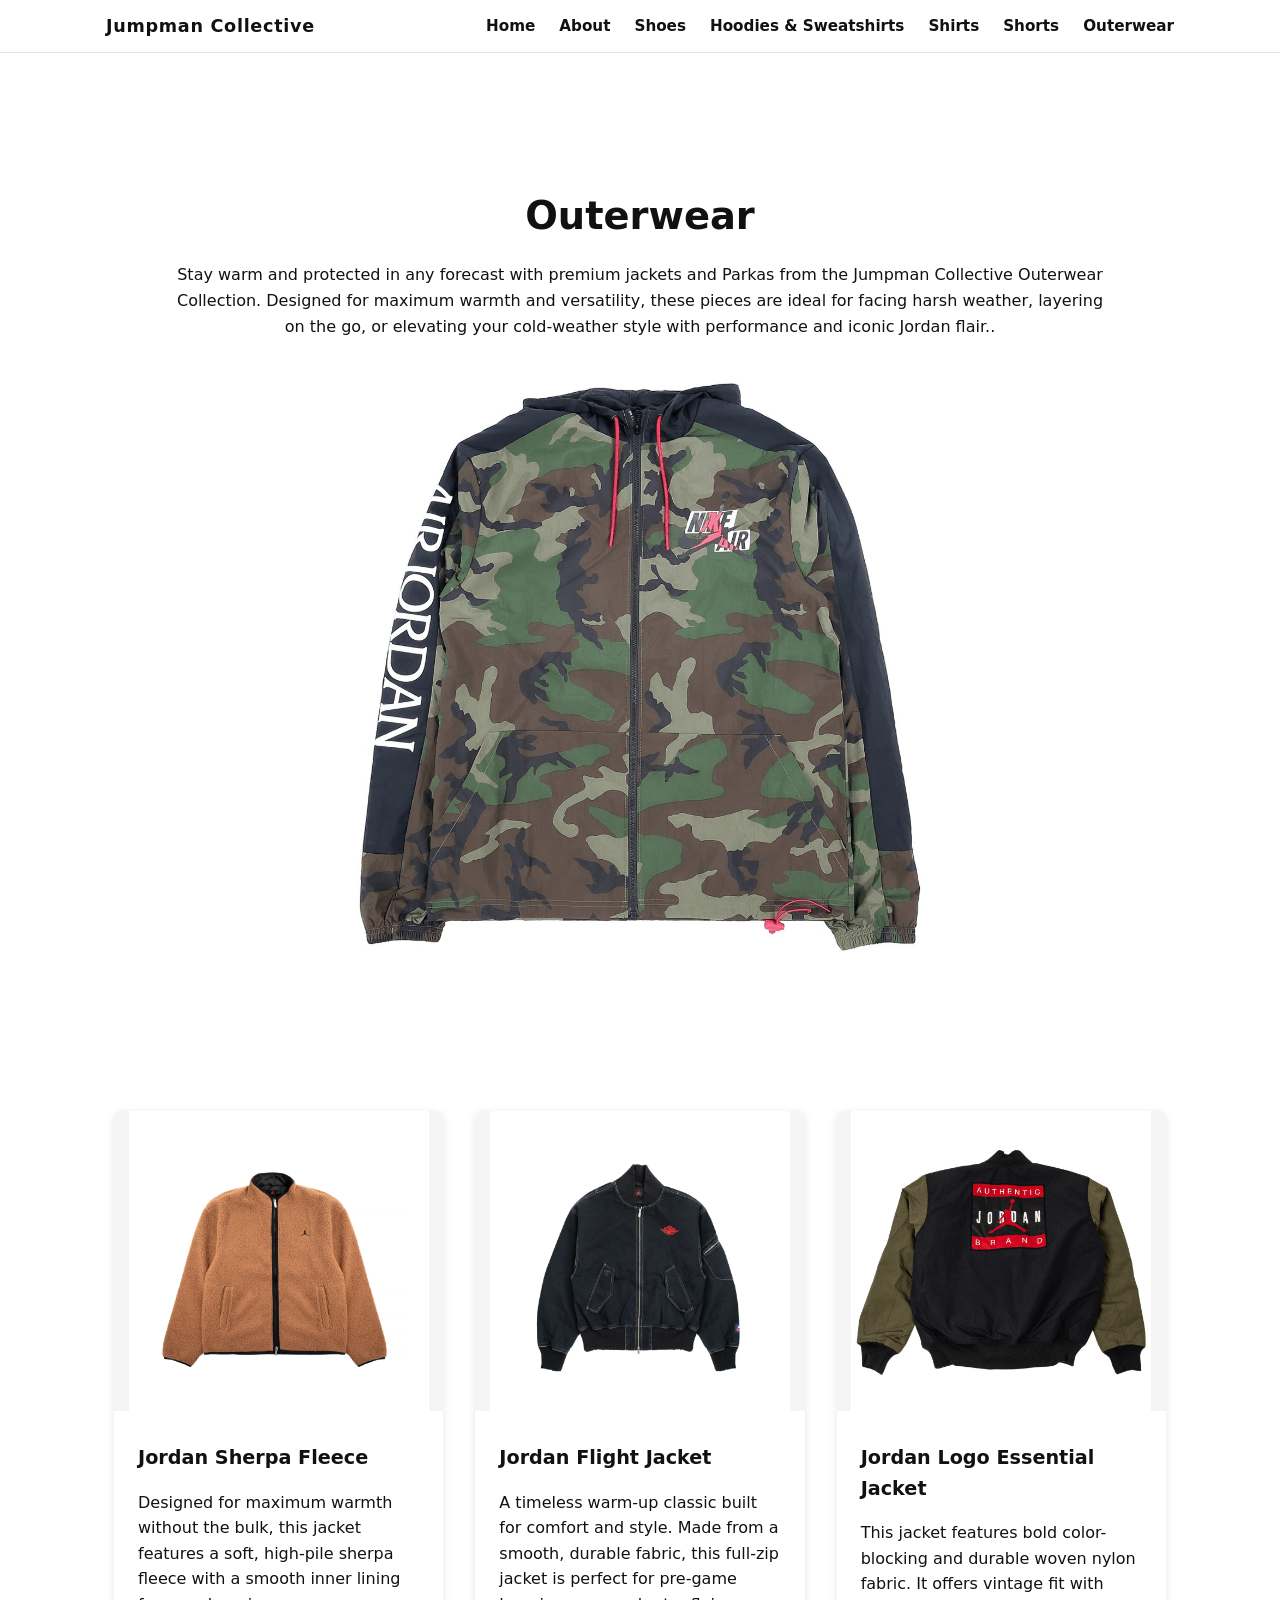
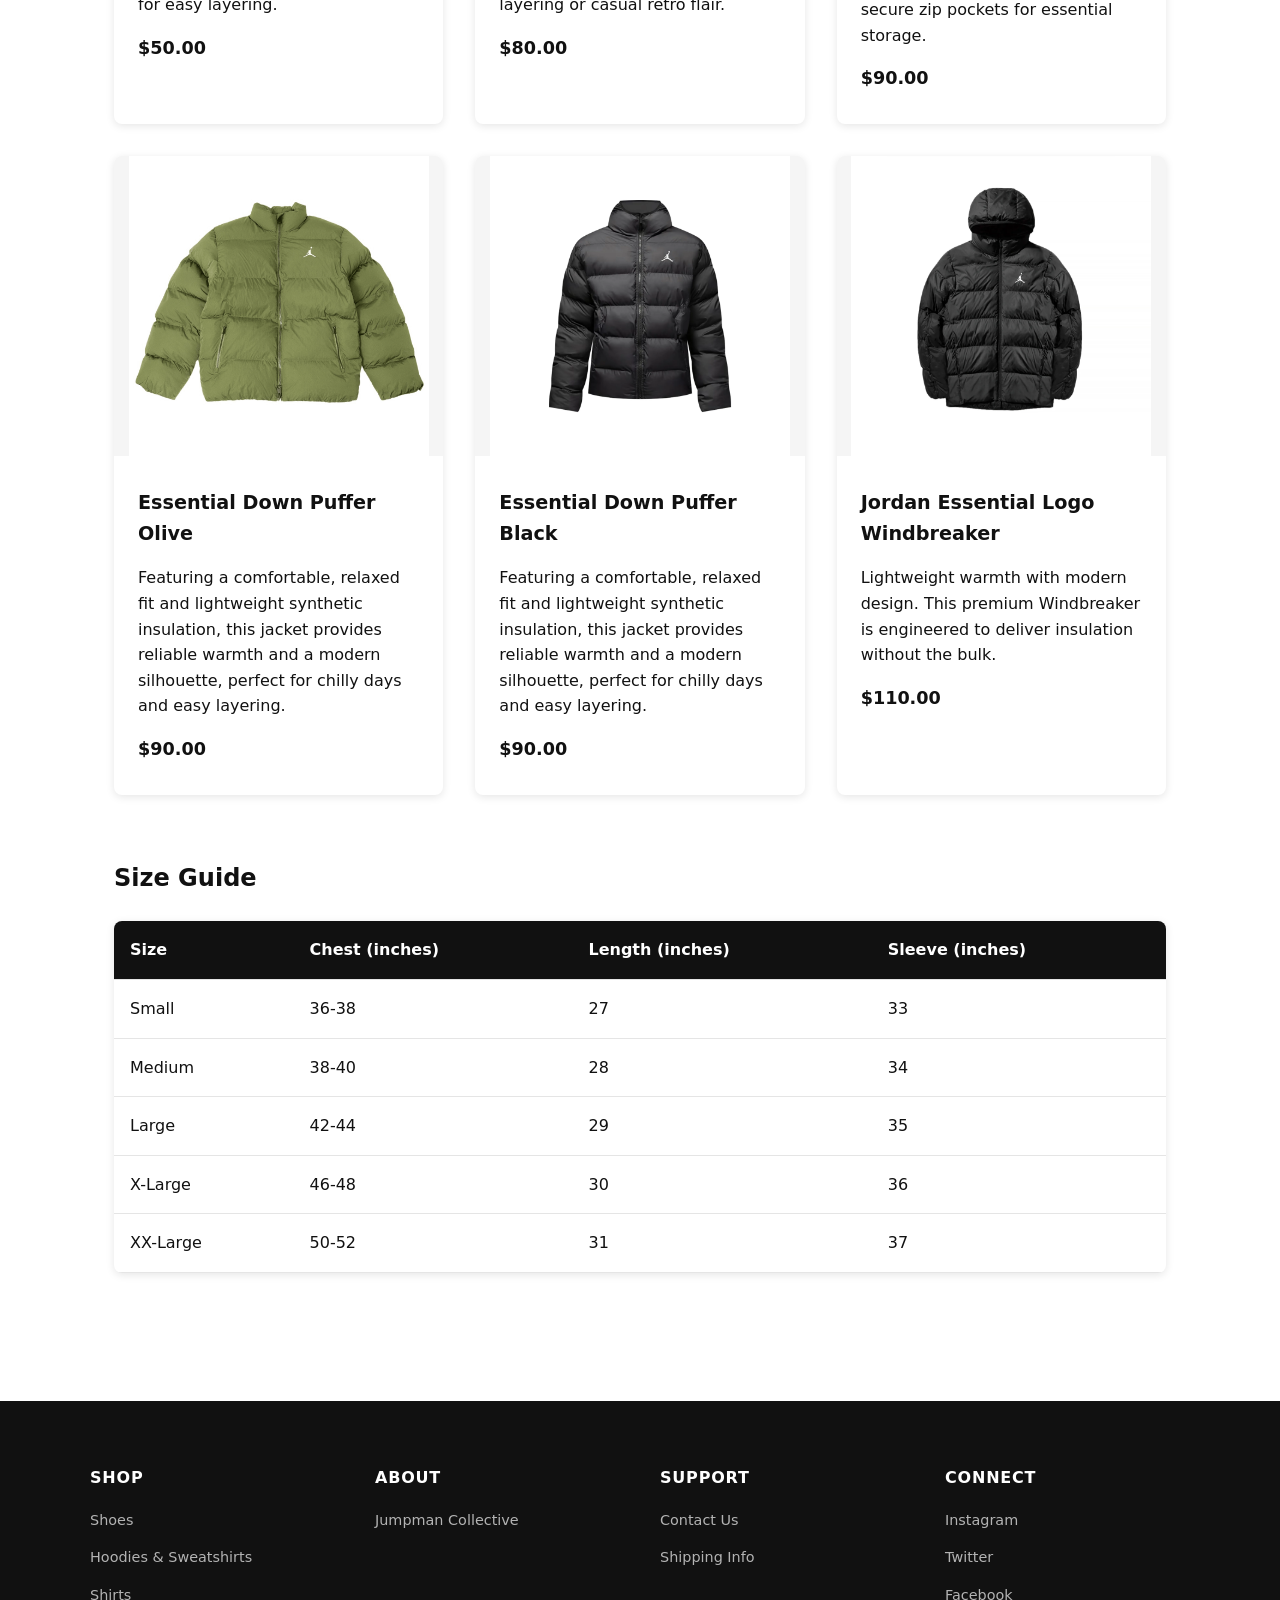
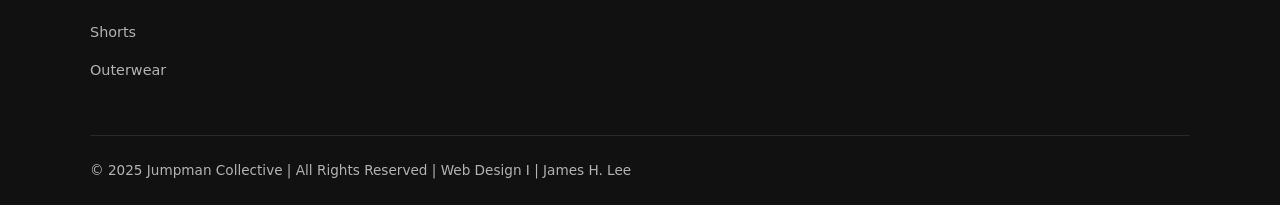
<file: outerwear.html>
<!doctype html>
<html lang="en">
<head>
  <meta charset="utf-8" />
  <meta name="viewport" content="width=device-width, initial-scale=1" />
  <title>Jumpman Collective | Outerwear</title>
  <link rel="icon" type="image/png" href="images/Jordan logo 4.png" />
  <link rel="stylesheet" href="css/styles.css">
</head>

 <style>
:root {
  --text-color:#111;
  --accent:#ff3131; /* 🔥 Jordan Infrared */
  --bg:#ffffff;
  --overlay-dark:rgba(0,0,0,0.85);
  --overlay-light:rgba(0,0,0,0.25);
}

* {
      box-sizing: border-box;
    }

    body {
      margin: 0;
      font-family: system-ui, -apple-system, BlinkMacSystemFont, "Segoe UI", sans-serif;
      color: var(--text-color);
      background-color: var(--bg);
      line-height: 1.6;
    }

    /* ---------- NAVBAR ---------- */
header{
  background:#ffffffcc;
  backdrop-filter:blur(8px);
  position:sticky;
  top:0; z-index:10;
  border-bottom:1px solid #e5e5e5;
}

.navbar{
  max-width:1100px;
  margin:0 auto;
  padding:0.75rem 1rem;
  display:flex;
  align-items:center;
  justify-content:space-between;
  gap:1rem;
}

.brand{
  font-weight:800;
  letter-spacing:0.04em;
  font-size:1.1rem;
}

nav{
  display:flex;
  gap:1.5rem;
  align-items:center;
}

nav a{
  text-decoration:none;
  color:var(--text-color);
  font-size:.95rem;
  font-weight:600;
  position:relative;
}

nav a::after{
  content:"";
  position:absolute;
  left:0; bottom:-0.2rem;
  width:0; height:2px;
  background:var(--accent);
  transition:width 0.2s ease;
}

nav a:hover::after,
nav a:focus-visible::after{
  width:100%;
}

    .menu-toggle {
      display: none;
      border: none;
      background: none;
      padding: 0.25rem;
      cursor: pointer;
    }

    .menu-toggle span {
      display: block;
      width: 22px;
      height: 2px;
      background: var(--text-color);
      margin: 4px 0;
      transition: transform 0.2s ease, opacity 0.2s ease;
    }

    main {
      max-width: 1100px;
      margin: 0 auto;
      padding: 2.5rem 1.5rem 4rem;
    }

    .hero {
      text-align: center;
      margin-bottom: 3rem;
    }

    .hero h1 {
      font-size: clamp(1.8rem, 3vw, 2.4rem);
      margin-bottom: 1rem;
    }

    .hero-image {
      max-width: 600px;
      width: 100%;
      height: auto;
      margin: 2rem auto;
      display: block;
    }

    .product-grid {
      display: grid;
      grid-template-columns: repeat(auto-fit, minmax(280px, 1fr));
      gap: 2rem;
      margin: 3rem 0;
    }

    .product-card {
      background: white;
      border-radius: 8px;
      box-shadow: 0 2px 8px rgba(0, 0, 0, 0.1);
      overflow: hidden;
      transition: transform 0.2s ease;
    }

    .product-card:hover {
      transform: translateY(-4px);
      box-shadow: 0 4px 12px rgba(0, 0, 0, 0.15);
    }

    .product-image {
      width: 100%;
      height: 300px;
      object-fit: contain;
      background: #f5f5f5;
    }

    .product-info {
      padding: 1.5rem;
    }

    .product-info h3 {
      margin: 0 0 0.5rem 0;
      font-size: 1.2rem;
    }

    .product-price {
      font-size: 1.1rem;
      font-weight: 600;
      color: #111111;
      margin: 0.5rem 0;
    }

    .lists-section {
      margin: 4rem 0;
      padding: 2rem;
      background: #f9f9f9;
      border-radius: 8px;
    }

    .lists-container {
      display: grid;
      grid-template-columns: repeat(auto-fit, minmax(300px, 1fr));
      gap: 2rem;
      margin-top: 1.5rem;
    }

    .table-section {
      margin: 4rem 0;
    }

    table {
      width: 100%;
      border-collapse: collapse;
      background: white;
      box-shadow: 0 2px 8px rgba(0, 0, 0, 0.1);
      border-radius: 8px;
      overflow: hidden;
      margin-top: 1.5rem;
    }

    thead {
      background: #111111;
      color: white;
    }

    th, td {
      padding: 1rem;
      text-align: left;
      border-bottom: 1px solid #e5e5e5;
    }

    tbody tr:hover {
      background: #f5f5f5;
    }

    footer {
      background: #111111;
      color: #ffffff;
      padding: 3rem 1.5rem 1.5rem;
      margin-top: auto;
      width: 100%;
    }

    .footer-content {
      max-width: 1100px;
      margin: 0 auto;
    }

    .footer-grid {
      display: grid;
      grid-template-columns: repeat(auto-fit, minmax(200px, 1fr));
      gap: 2.5rem;
      margin-bottom: 2.5rem;
    }

    .footer-section h3 {
      font-size: 1rem;
      margin-bottom: 1rem;
      letter-spacing: 0.05em;
      text-transform: uppercase;
      font-weight: 600;
    }

    .footer-section ul {
      list-style: none;
      padding: 0;
      margin: 0;
    }

    .footer-section li {
      margin-bottom: 0.75rem;
    }

    .footer-section a {
      color: #b3b3b3;
      text-decoration: none;
      font-size: 0.9rem;
      transition: color 0.2s ease;
    }

    .footer-section a:hover,
    .footer-section a:focus {
      color: #ffffff;
    }

    .footer-bottom {
      border-top: 1px solid #2a2a2a;
      padding-top: 1.5rem;
      display: flex;
      flex-wrap: wrap;
      justify-content: space-between;
      align-items: center;
      gap: 1rem;
    }

    .footer-bottom p {
      margin: 0;
      color: #b3b3b3;
      font-size: 0.85rem;
    }

    @media (max-width: 768px) {
      nav {
        position: absolute;
        inset: 100% 0 auto 0;
        background: #ffffff;
        border-bottom: 1px solid #e5e5e5;
        flex-direction: column;
        align-items: flex-start;
        padding: 0.75rem 1rem 1rem;
        gap: 0.75rem;
        display: none;
      }

      nav.active {
        display: flex;
      }

      .menu-toggle {
        display: inline-block;
      }

      .footer-grid {
        grid-template-columns: 1fr;
      }

      .footer-bottom {
        flex-direction: column;
        text-align: center;
      }
    }
  </style>
</head>

<body>

<header>
  <div class="navbar">
    <div class="brand">Jumpman Collective</div>

    <!-- Mobile menu button -->
    <button class="menu-toggle"
            aria-label="Toggle navigation"
            aria-expanded="false"
            aria-controls="primary-nav">
      <span></span>
      <span></span>
      <span></span>
    </button>

    <!-- Navigation links -->
    <nav id="primary-nav" aria-label="Main navigation">
      <a href="index.html">Home</a>
      <a href="about.html">About</a>
      <a href="shoes.html">Shoes</a>
      <a href="hoodiesandsweatshirts.html">Hoodies & Sweatshirts</a>
      <a href="shirts.html">Shirts</a>
      <a href="shorts.html">Shorts</a>
      <a href="outerwear.html">Outerwear</a>
    </nav>
  </div>
</header>

<main>
  <section class="hero">
    <h1>Outerwear</h1>
    <p>Stay warm and protected in any forecast with premium jackets and Parkas from the Jumpman Collective Outerwear Collection. Designed for maximum warmth and versatility, these pieces are ideal for facing harsh weather, layering on the go, or elevating your cold-weather style with performance and iconic Jordan flair..</p>
    <img src="images/Outwear 5.png" alt="Black Jordan hoodie with Jumpman logo on chest" class="hero-image">
  </section>

  <section class="product-grid">
    <article class="product-card">
      <img src="images/Outwear 4.png" alt="Classic aby blue Jordan hoodie" class="product-image">
      <div class="product-info">
        <h3>Jordan Sherpa Fleece</h3>
        <p>Designed for maximum warmth without the bulk, this jacket features a soft, high-pile sherpa fleece with a smooth inner lining for easy layering.</p>
        <p class="product-price">$50.00</p>
      </div>
    </article>

    <article class="product-card">
      <img src="images/Outwear 3.png" alt="Jordan pullover hoodie in tan" class="product-image">
      <div class="product-info">
        <h3>Jordan Flight Jacket</h3>
        <p>A timeless warm-up classic built for comfort and style. Made from a smooth, durable fabric, this full-zip jacket is perfect for pre-game layering or casual retro flair.</p>
        <p class="product-price">$80.00</p>
      </div>
    </article>

    <article class="product-card">
      <img src="images/outwear 6.png" alt="Jordan pullover hoodie in gray" class="product-image">
      <div class="product-info">
        <h3> Jordan Logo Essential Jacket</h3>
        <p>This jacket features bold color-blocking and durable woven nylon fabric. It offers  vintage fit with secure zip pockets for essential storage.</p>
        <p class="product-price">$90.00</p>
      </div>
    </article>

    <article class="product-card">
      <img src="images/Outwear 7.png" alt="Jordan essential grey hoodie" class="product-image">
      <div class="product-info">
        <h3>Essential Down Puffer Olive</h3>
        <p>Featuring a comfortable, relaxed fit and lightweight synthetic insulation, this jacket provides reliable warmth and a modern silhouette, perfect for chilly days and easy layering.</p>
        <p class="product-price">$90.00</p>
      </div>
    </article>

    <article class="product-card">
      <img src="images/Outwear 2.png" alt="Jordan essential black hoodie" class="product-image">
      <div class="product-info">
        <h3>Essential Down Puffer Black</h3>
        <p>Featuring a comfortable, relaxed fit and lightweight synthetic insulation, this jacket provides reliable warmth and a modern silhouette, perfect for chilly days and easy layering.</p>
        <p class="product-price">$90.00</p>
      </div>
    </article>

    <article class="product-card">
      <img src="images/Outwear 1.png" alt="Jordan tech fleece hoodie" class="product-image">
      <div class="product-info">
        <h3>Jordan Essential Logo Windbreaker</h3>
        <p>Lightweight warmth with modern design. This premium Windbreaker is engineered to deliver insulation without the bulk.</p>
        <p class="product-price">$110.00</p>
      </div>
    </article>
  </section>

    <section class="table-section">
    <h2>Size Guide</h2>
    
    <table>
      <thead>
        <tr>
          <th>Size</th>
          <th>Chest (inches)</th>
          <th>Length (inches)</th>
          <th>Sleeve (inches)</th>
        </tr>
      </thead>
      <tbody>
        <tr>
          <td>Small</td>
          <td>36-38</td>
          <td>27</td>
          <td>33</td>
        </tr>
        <tr>
          <td>Medium</td>
          <td>38-40</td>
          <td>28</td>
          <td>34</td>
        </tr>
        <tr>
          <td>Large</td>
          <td>42-44</td>
          <td>29</td>
          <td>35</td>
        </tr>
        <tr>
          <td>X-Large</td>
          <td>46-48</td>
          <td>30</td>
          <td>36</td>
        </tr>
        <tr>
          <td>XX-Large</td>
          <td>50-52</td>
          <td>31</td>
          <td>37</td>
        </tr>
      </tbody>
    </table>
  </section>

</main>

<footer>
  <div class="footer-content">
    <div class="footer-grid">
      <div class="footer-section">
        <h3>Shop</h3>
        <ul>
          <li><a href="shoes.html">Shoes</a></li>
          <li><a href="hoodiesandsweatshirts.html">Hoodies & Sweatshirts</a></li>
          <li><a href="shirts.html">Shirts</a></li>
          <li><a href="shorts.html">Shorts</a></li>
          <li><a href="outerwear.html">Outerwear</a></li>
        </ul>
      </div>
      <div class="footer-section">
        <h3>About</h3>
        <ul>
          <li><a href="index.html">Jumpman Collective</a></li>
        </ul>
      </div>
      <div class="footer-section">
        <h3>Support</h3>
        <ul>
          <li><a href="contactus.html">Contact Us</a></li>
          <li><a href="https://www.ups.com/track?loc=en_US&requester=ST/">Shipping Info</a></li>
          
        </ul>
      </div>
      <div class="footer-section">
        <h3>Connect</h3>
        <ul>
          <li><a href="https://www.instagram.com" target="_blank" rel="noopener noreferrer">Instagram</a></li>
          <li><a href="https://www.twitter.com" target="_blank" rel="noopener noreferrer">Twitter</a></li>
          <li><a href="https://www.facebook.com" target="_blank" rel="noopener noreferrer">Facebook</a></li>
        </ul>
      </div>
    </div>
    <div class="footer-bottom">
      <p>&copy; 2025 Jumpman Collective | All Rights Reserved | Web Design I | James H. Lee
      </p>
    </div>
  </div>
</footer>


<script>
  const menuToggle = document.querySelector('.menu-toggle');
  const nav = document.getElementById('primary-nav');

  menuToggle.addEventListener('click', () => {
    const isOpen = nav.classList.toggle('active');
    menuToggle.setAttribute('aria-expanded', isOpen ? 'true' : 'false');
  });

  // Optional: close menu when a link is tapped on mobile
  nav.querySelectorAll('a').forEach(link => {
    link.addEventListener('click', () => {
      if (nav.classList.contains('active')) {
        nav.classList.remove('active');
        menuToggle.setAttribute('aria-expanded', 'false');
      }
    });
  });
</script>

</body>
</html>
</file>
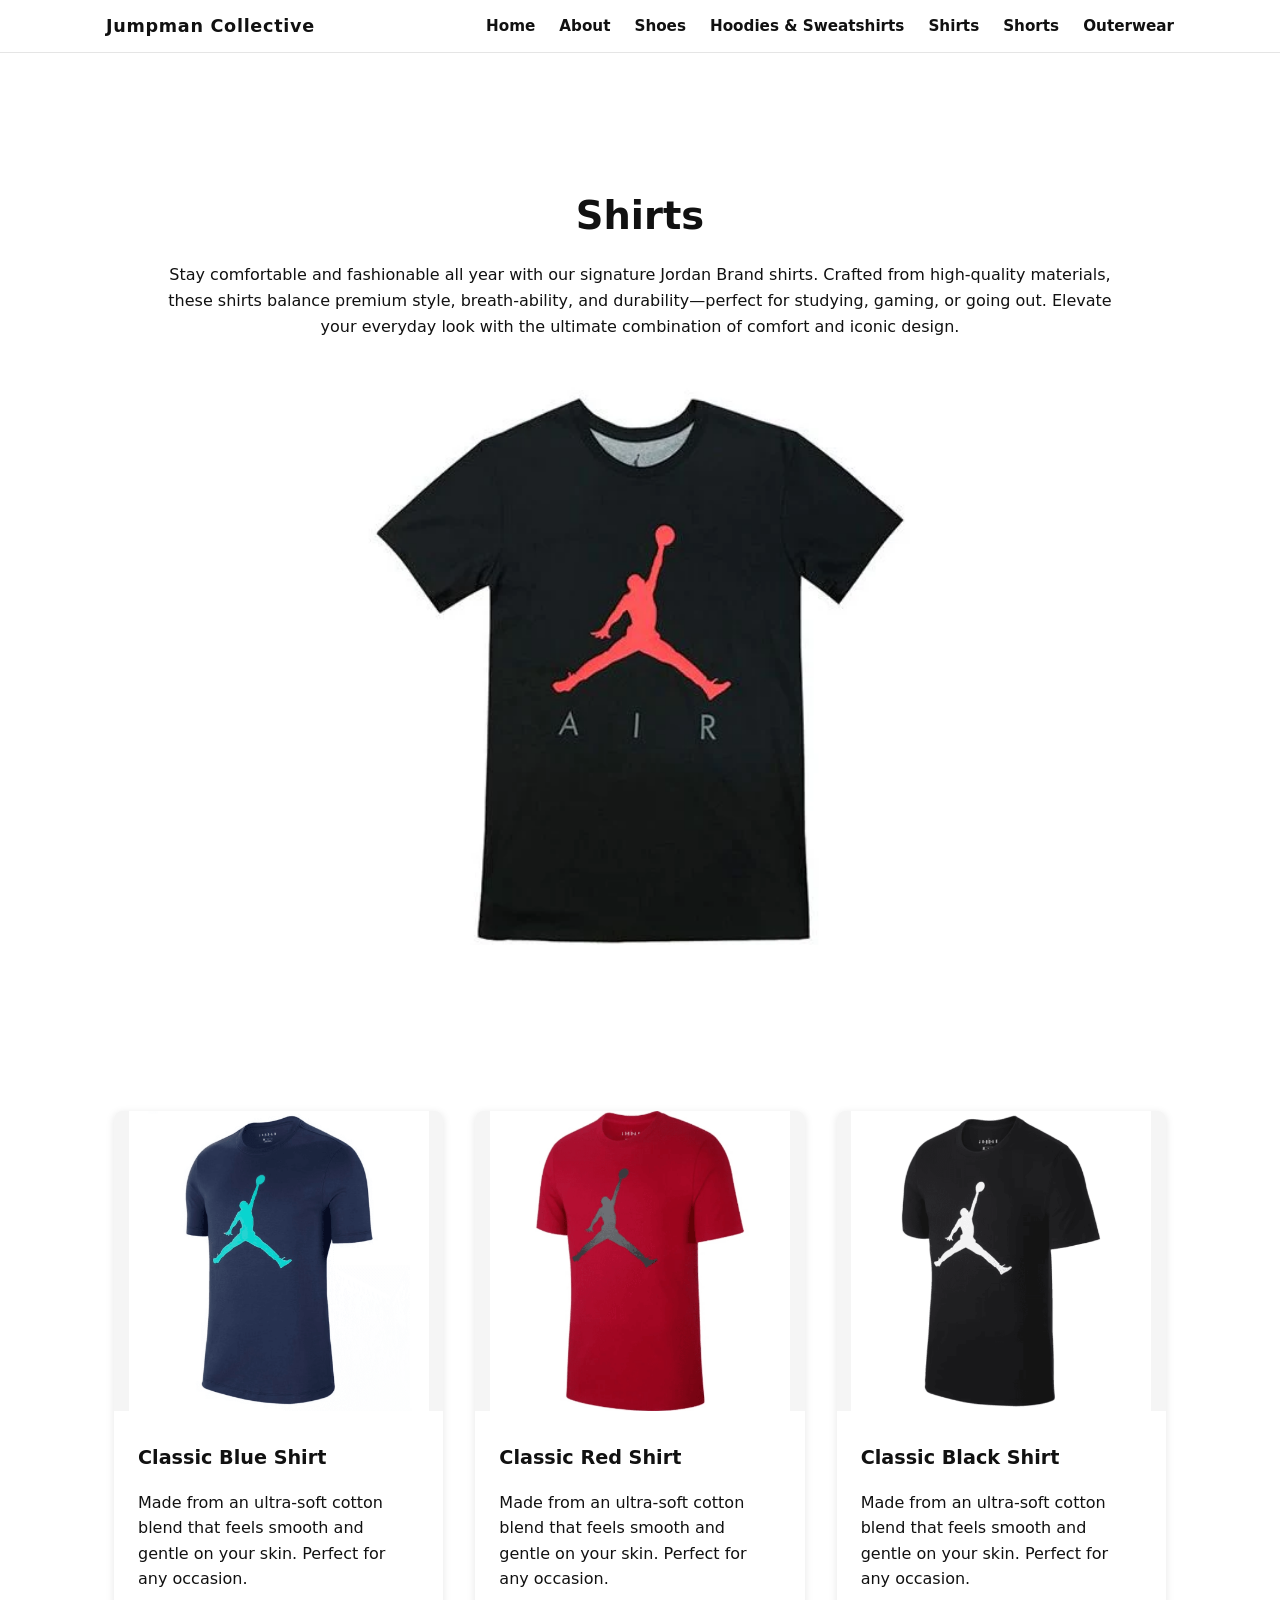
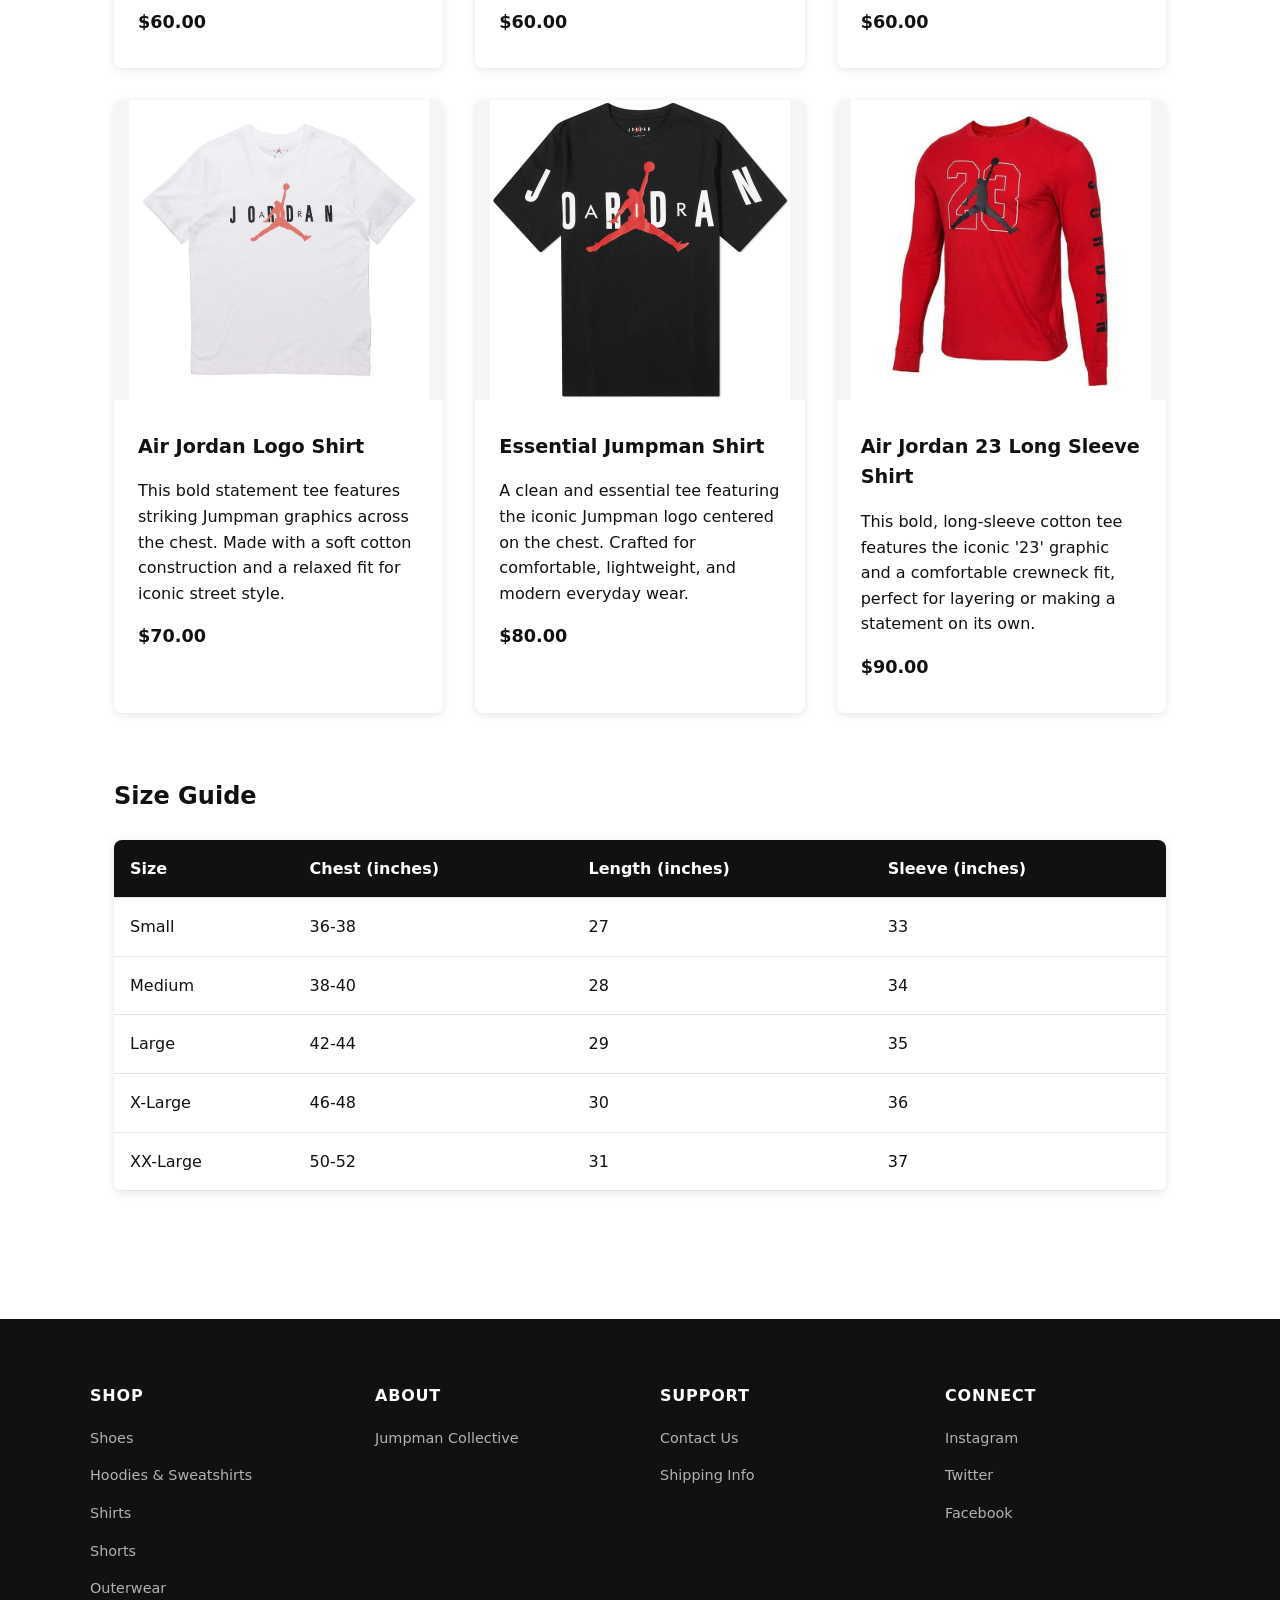
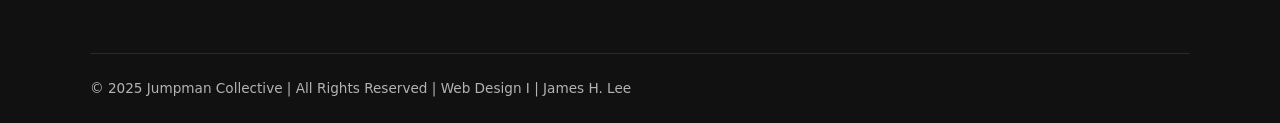
<file: shirts.html>
<!doctype html>
<html lang="en">
<head>
  <meta charset="utf-8" />
  <meta name="viewport" content="width=device-width, initial-scale=1" />
  <title>Jumpman Collective | Shirts</title>
  <link rel="icon" type="image/png" href="images/Jordan logo 4.png" />
  <link rel="stylesheet" href="css/styles.css">
</head>

 <style>
:root {
  --text-color:#111;
  --accent:#ff3131; /* 🔥 Jordan Infrared */
  --bg:#ffffff;
  --overlay-dark:rgba(0,0,0,0.85);
  --overlay-light:rgba(0,0,0,0.25);
}

* {
      box-sizing: border-box;
    }

    body {
      margin: 0;
      font-family: system-ui, -apple-system, BlinkMacSystemFont, "Segoe UI", sans-serif;
      color: var(--text-color);
      background-color: var(--bg);
      line-height: 1.6;
    }

    /* ---------- NAVBAR ---------- */
header{
  background:#ffffffcc;
  backdrop-filter:blur(8px);
  position:sticky;
  top:0; z-index:10;
  border-bottom:1px solid #e5e5e5;
}

.navbar{
  max-width:1100px;
  margin:0 auto;
  padding:0.75rem 1rem;
  display:flex;
  align-items:center;
  justify-content:space-between;
  gap:1rem;
}

.brand{
  font-weight:800;
  letter-spacing:0.04em;
  font-size:1.1rem;
}

nav{
  display:flex;
  gap:1.5rem;
  align-items:center;
}

nav a{
  text-decoration:none;
  color:var(--text-color);
  font-size:.95rem;
  font-weight:600;
  position:relative;
}

nav a::after{
  content:"";
  position:absolute;
  left:0; bottom:-0.2rem;
  width:0; height:2px;
  background:var(--accent);
  transition:width 0.2s ease;
}

nav a:hover::after,
nav a:focus-visible::after{
  width:100%;
}

    .menu-toggle {
      display: none;
      border: none;
      background: none;
      padding: 0.25rem;
      cursor: pointer;
    }

    .menu-toggle span {
      display: block;
      width: 22px;
      height: 2px;
      background: var(--text-color);
      margin: 4px 0;
      transition: transform 0.2s ease, opacity 0.2s ease;
    }

    /* ---------- VIDEO HERO SECTION ---------- */
.video-hero {
  position: relative;
  height: 70vh;
  min-height: 500px;
  overflow: hidden;
  display: flex;
  align-items: center;
  justify-content: center;
}

.video-background {
  position: absolute;
  top: 50%;
  left: 50%;
  min-width: 100%;
  min-height: 100%;
  width: auto;
  height: auto;
  transform: translateX(-50%) translateY(-50%);
  z-index: 0;
  object-fit: cover;
}

.video-overlay {
  position: absolute;
  top: 0;
  left: 0;
  width: 100%;
  height: 100%;
  background: linear-gradient(to bottom, rgba(0,0,0,0.3), rgba(0,0,0,0.6));
  z-index: 1;
}

.video-content {
  position: relative;
  z-index: 2;
  text-align: center;
  color: white;
  padding: 2rem;
  max-width: 800px;
}

.video-content h1 {
  font-size: clamp(2.5rem, 5vw, 4rem);
  font-weight: 800;
  margin-bottom: 1.5rem;
  text-shadow: 2px 2px 8px rgba(0,0,0,0.8);
  animation: fadeInUp 0.8s ease;
}

.video-content p {
  font-size: clamp(1rem, 2vw, 1.3rem);
  line-height: 1.8;
  text-shadow: 1px 1px 4px rgba(0,0,0,0.8);
  animation: fadeInUp 1s ease;
}

@keyframes fadeInUp {
  from {
    opacity: 0;
    transform: translateY(30px);
  }
  to {
    opacity: 1;
    transform: translateY(0);
  }
}


    main {
      max-width: 1100px;
      margin: 0 auto;
      padding: 2.5rem 1.5rem 4rem;
    }

    .hero {
      text-align: center;
      margin-bottom: 3rem;
    }

    .hero h1 {
      font-size: clamp(1.8rem, 3vw, 2.4rem);
      margin-bottom: 1rem;
    }

    .hero-image {
      max-width: 600px;
      width: 100%;
      height: auto;
      margin: 2rem auto;
      display: block;
    }

    .product-grid {
      display: grid;
      grid-template-columns: repeat(auto-fit, minmax(280px, 1fr));
      gap: 2rem;
      margin: 3rem 0;
    }

    .product-card {
      background: white;
      border-radius: 8px;
      box-shadow: 0 2px 8px rgba(0, 0, 0, 0.1);
      overflow: hidden;
      transition: transform 0.2s ease;
    }

    .product-card:hover {
      transform: translateY(-4px);
      box-shadow: 0 4px 12px rgba(0, 0, 0, 0.15);
    }

    .product-image {
      width: 100%;
      height: 300px;
      object-fit: contain;
      background: #f5f5f5;
    }

    .product-info {
      padding: 1.5rem;
    }

    .product-info h3 {
      margin: 0 0 0.5rem 0;
      font-size: 1.2rem;
    }

    .product-price {
      font-size: 1.1rem;
      font-weight: 600;
      color: #111111;
      margin: 0.5rem 0;
    }

    .lists-section {
      margin: 4rem 0;
      padding: 2rem;
      background: #f9f9f9;
      border-radius: 8px;
    }

    .lists-container {
      display: grid;
      grid-template-columns: repeat(auto-fit, minmax(300px, 1fr));
      gap: 2rem;
      margin-top: 1.5rem;
    }

    .table-section {
      margin: 4rem 0;
    }

    table {
      width: 100%;
      border-collapse: collapse;
      background: white;
      box-shadow: 0 2px 8px rgba(0, 0, 0, 0.1);
      border-radius: 8px;
      overflow: hidden;
      margin-top: 1.5rem;
    }

    thead {
      background: #111111;
      color: white;
    }

    th, td {
      padding: 1rem;
      text-align: left;
      border-bottom: 1px solid #e5e5e5;
    }

    tbody tr:hover {
      background: #f5f5f5;
    }

    footer {
      background: #111111;
      color: #ffffff;
      padding: 3rem 1.5rem 1.5rem;
      margin-top: auto;
      width: 100%;
    }

    .footer-content {
      max-width: 1100px;
      margin: 0 auto;
    }

    .footer-grid {
      display: grid;
      grid-template-columns: repeat(auto-fit, minmax(200px, 1fr));
      gap: 2.5rem;
      margin-bottom: 2.5rem;
    }

    .footer-section h3 {
      font-size: 1rem;
      margin-bottom: 1rem;
      letter-spacing: 0.05em;
      text-transform: uppercase;
      font-weight: 600;
    }

    .footer-section ul {
      list-style: none;
      padding: 0;
      margin: 0;
    }

    .footer-section li {
      margin-bottom: 0.75rem;
    }

    .footer-section a {
      color: #b3b3b3;
      text-decoration: none;
      font-size: 0.9rem;
      transition: color 0.2s ease;
    }

    .footer-section a:hover,
    .footer-section a:focus {
      color: #ffffff;
    }

    .footer-bottom {
      border-top: 1px solid #2a2a2a;
      padding-top: 1.5rem;
      display: flex;
      flex-wrap: wrap;
      justify-content: space-between;
      align-items: center;
      gap: 1rem;
    }

    .footer-bottom p {
      margin: 0;
      color: #b3b3b3;
      font-size: 0.85rem;
    }

    @media (max-width: 768px) {
      nav {
        position: absolute;
        inset: 100% 0 auto 0;
        background: #ffffff;
        border-bottom: 1px solid #e5e5e5;
        flex-direction: column;
        align-items: flex-start;
        padding: 0.75rem 1rem 1rem;
        gap: 0.75rem;
        display: none;
      }

      nav.active {
        display: flex;
      }

      .menu-toggle {
        display: inline-block;
      }

      .footer-grid {
        grid-template-columns: 1fr;
      }

      .footer-bottom {
        flex-direction: column;
        text-align: center;
      }
    }
  </style>
</head>

<body>

<header>
  <div class="navbar">
    <div class="brand">Jumpman Collective</div>

    <!-- Mobile menu button -->
    <button class="menu-toggle"
            aria-label="Toggle navigation"
            aria-expanded="false"
            aria-controls="primary-nav">
      <span></span>
      <span></span>
      <span></span>
    </button>

    <!-- Navigation links -->
    <nav id="primary-nav" aria-label="Main navigation">
      <a href="index.html">Home</a>
      <a href="about.html">About</a>
      <a href="shoes.html">Shoes</a>
      <a href="hoodiesandsweatshirts.html">Hoodies & Sweatshirts</a>
      <a href="shirts.html">Shirts</a>
      <a href="shorts.html">Shorts</a>
      <a href="outerwear.html">Outerwear</a>
    </nav>
  </div>
</header>

<main>
  <section class="hero">
    <h1>Shirts</h1>
    <p>Stay comfortable and fashionable all year with our signature Jordan Brand shirts. Crafted from high-quality materials, these shirts balance premium style, breath-ability, and durability—perfect for studying, gaming, or going out. Elevate your everyday look with the ultimate combination of comfort and iconic design.</p>
    <img src="images/shirt 3.png" alt="Black Jordan shirt with Jumpman logo on chest" class="hero-image">
  </section>

  <section class="product-grid">
    <article class="product-card">
      <img src="images/shirt 4.png" alt="Classic blue Jordan shirt" class="product-image">
      <div class="product-info">
        <h3>Classic Blue Shirt</h3>
        <p>Made from an ultra-soft cotton blend that feels smooth and gentle on your skin. Perfect for any occasion.</p>
        <p class="product-price">$60.00</p>
      </div>
    </article>

    <article class="product-card">
      <img src="images/shirt 6.png" alt="Classic red Jordan shirt" class="product-image">
      <div class="product-info">
        <h3>Classic Red Shirt</h3>
        <p>Made from an ultra-soft cotton blend that feels smooth and gentle on your skin. Perfect for any occasion.</p>
        <p class="product-price">$60.00</p>
      </div>
    </article>

    

    <article class="product-card">
      <img src="images/shirt 5.png" alt="Classic black Jordan shirt" class="product-image">
      <div class="product-info">
        <h3>Classic Black Shirt</h3>
        <p>Made from an ultra-soft cotton blend that feels smooth and gentle on your skin. Perfect for any occasion.</p>
        <p class="product-price">$60.00</p>
      </div>
    </article>

    <article class="product-card">
      <img src="images/shirt 8.png" alt="Jordan oversized hoodie" class="product-image">
      <div class="product-info">
        <h3>Air Jordan Logo Shirt</h3>
        <p>This bold statement tee features striking Jumpman graphics across the chest. Made with a soft cotton construction and a relaxed fit for iconic street style.</p>
        <p class="product-price">$70.00</p>
      </div>
    </article>

    <article class="product-card">
      <img src="images/shirt 7.png" class="product-image">
      <div class="product-info">
        <h3>Essential Jumpman Shirt</h3>
        <p>A clean and essential tee featuring the iconic Jumpman logo centered on the chest. Crafted for comfortable, lightweight, and modern everyday wear.</p>
        <p class="product-price">$80.00</p>
      </div>
    </article>


    <article class="product-card">
      <img src="images/shirt 2.png" alt="Jordan tech fleece hoodie" class="product-image">
      <div class="product-info">
        <h3>Air Jordan 23 Long Sleeve Shirt</h3>
        <p>This bold, long-sleeve cotton tee features the iconic '23' graphic and a comfortable crewneck fit, perfect for layering or making a statement on its own.</p>
        <p class="product-price">$90.00</p>
      </div>
    </article>
  </section>

    <section class="table-section">
    <h2>Size Guide</h2>
    
    <table>
      <thead>
        <tr>
          <th>Size</th>
          <th>Chest (inches)</th>
          <th>Length (inches)</th>
          <th>Sleeve (inches)</th>
        </tr>
      </thead>
      <tbody>
        <tr>
          <td>Small</td>
          <td>36-38</td>
          <td>27</td>
          <td>33</td>
        </tr>
        <tr>
          <td>Medium</td>
          <td>38-40</td>
          <td>28</td>
          <td>34</td>
        </tr>
        <tr>
          <td>Large</td>
          <td>42-44</td>
          <td>29</td>
          <td>35</td>
        </tr>
        <tr>
          <td>X-Large</td>
          <td>46-48</td>
          <td>30</td>
          <td>36</td>
        </tr>
        <tr>
          <td>XX-Large</td>
          <td>50-52</td>
          <td>31</td>
          <td>37</td>
        </tr>
      </tbody>
    </table>
  </section>

</main>

<footer>
  <div class="footer-content">
    <div class="footer-grid">
      <div class="footer-section">
        <h3>Shop</h3>
        <ul>
          <li><a href="shoes.html">Shoes</a></li>
          <li><a href="hoodiesandsweatshirts.html">Hoodies & Sweatshirts</a></li>
          <li><a href="shirts.html">Shirts</a></li>
          <li><a href="shorts.html">Shorts</a></li>
          <li><a href="outerwear.html">Outerwear</a></li>
        </ul>
      </div>
      <div class="footer-section">
        <h3>About</h3>
        <ul>
          <li><a href="index.html">Jumpman Collective</a></li>
        </ul>
      </div>
      <div class="footer-section">
        <h3>Support</h3>
        <ul>
          <li><a href="contactus.html">Contact Us</a></li>
          <li><a href="https://www.ups.com/track?loc=en_US&requester=ST/">Shipping Info</a></li>
          
        </ul>
      </div>
      <div class="footer-section">
        <h3>Connect</h3>
        <ul>
          <li><a href="https://www.instagram.com" target="_blank" rel="noopener noreferrer">Instagram</a></li>
          <li><a href="https://www.twitter.com" target="_blank" rel="noopener noreferrer">Twitter</a></li>
          <li><a href="https://www.facebook.com" target="_blank" rel="noopener noreferrer">Facebook</a></li>
        </ul>
      </div>
    </div>
    <div class="footer-bottom">
      <p>&copy; 2025 Jumpman Collective | All Rights Reserved | Web Design I | James H. Lee
      </p>
    </div>
  </div>
</footer>


<script>
  const menuToggle = document.querySelector('.menu-toggle');
  const nav = document.getElementById('primary-nav');

  menuToggle.addEventListener('click', () => {
    const isOpen = nav.classList.toggle('active');
    menuToggle.setAttribute('aria-expanded', isOpen ? 'true' : 'false');
  });

  // Optional: close menu when a link is tapped on mobile
  nav.querySelectorAll('a').forEach(link => {
    link.addEventListener('click', () => {
      if (nav.classList.contains('active')) {
        nav.classList.remove('active');
        menuToggle.setAttribute('aria-expanded', 'false');
      }
    });
  });
</script>

</body>
</html>
</file>
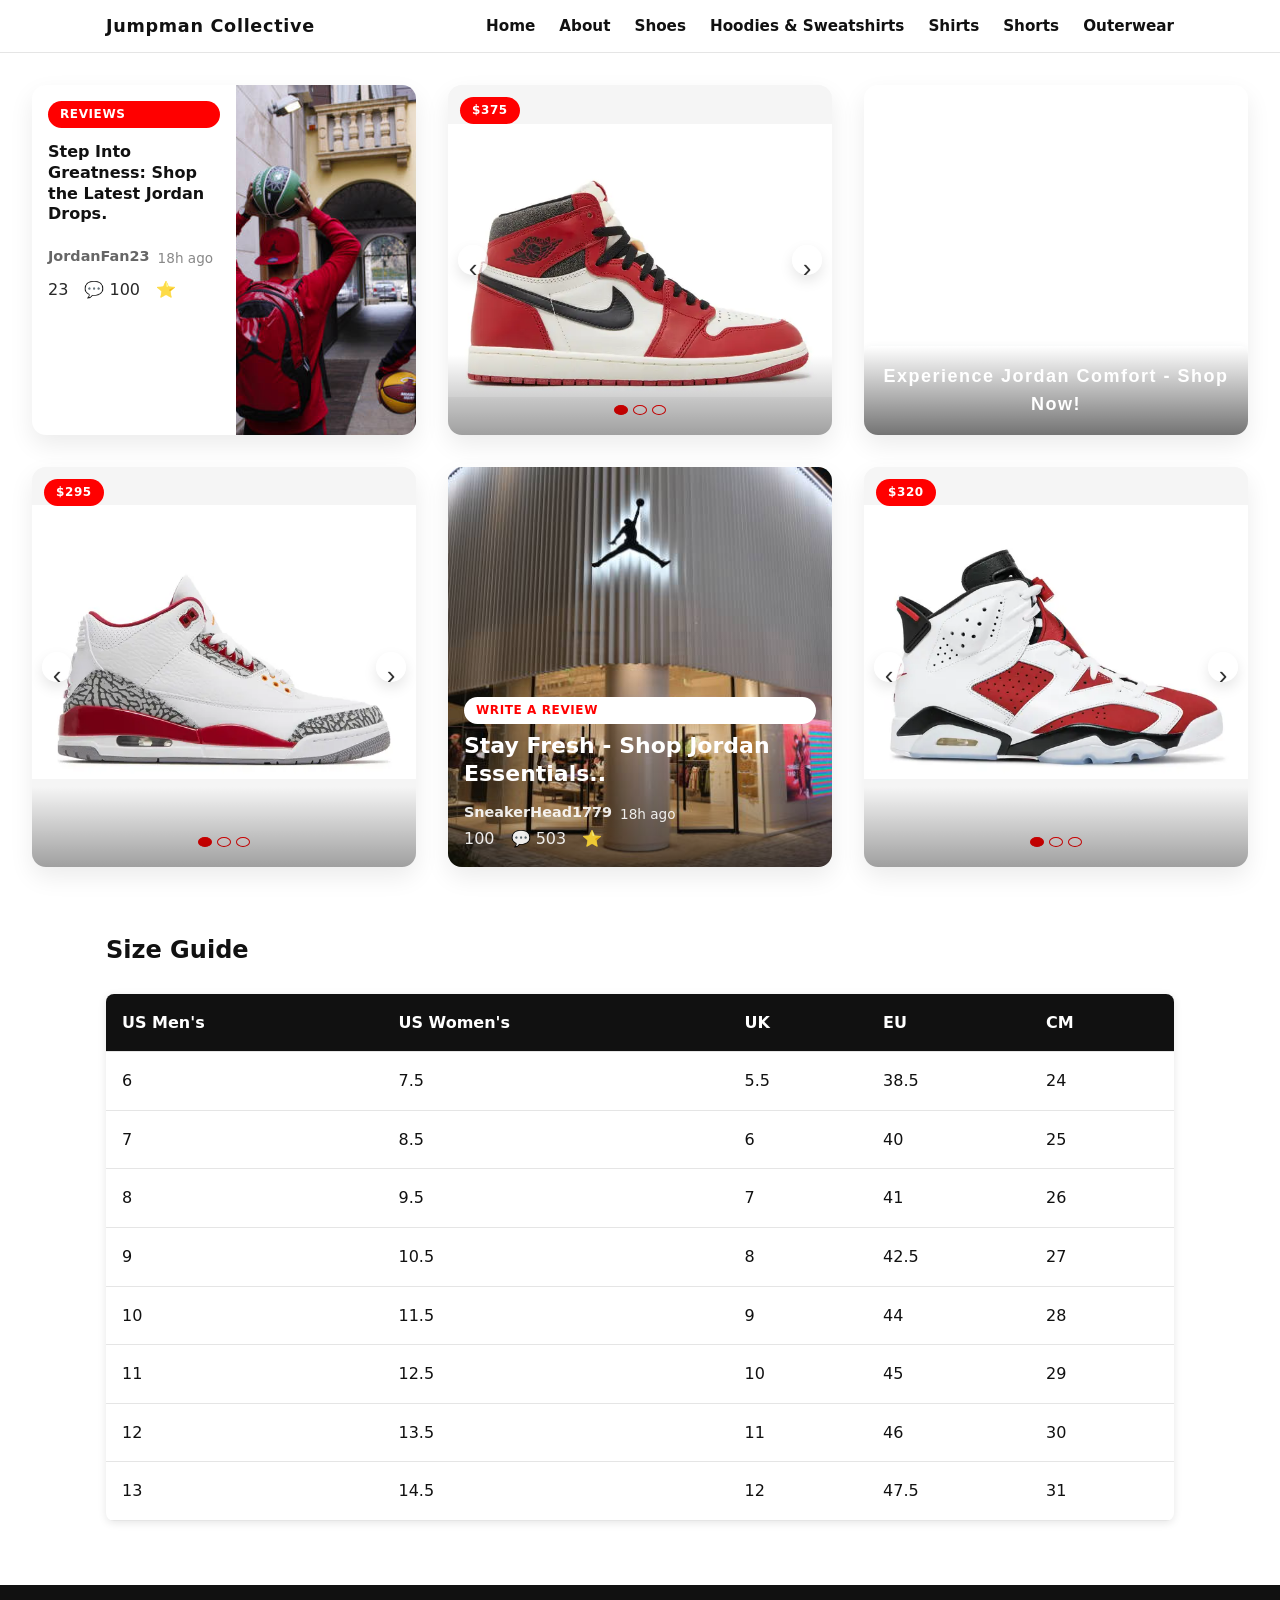
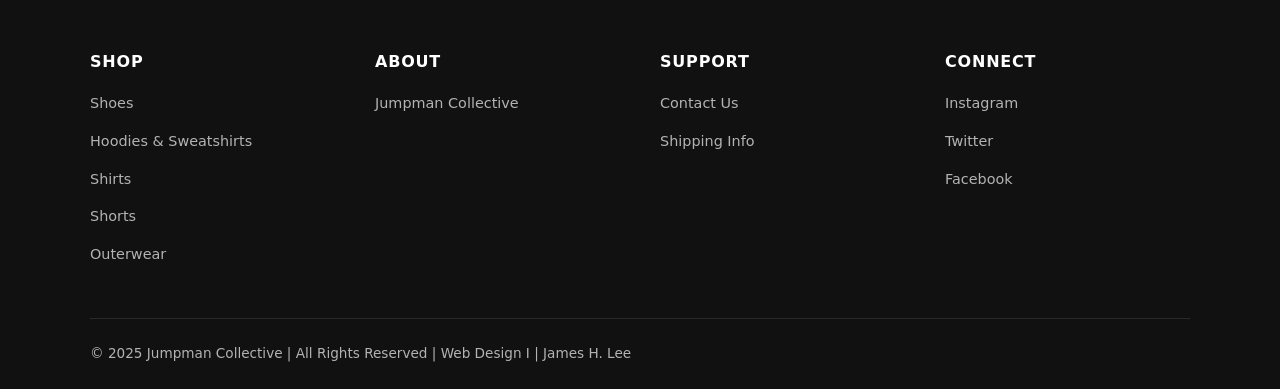
<file: shoes.html>
<!DOCTYPE html>
<html lang="en">
<head>
  <meta charset="utf-8" />
  <meta name="viewport" content="width=device-width, initial-scale=1" />
  <title>Jumpman Collective | Shoes</title>
  <link rel="icon" type="image/png" href="images/Jordan logo 4.png" />
  <link rel="stylesheet" href="css/styles.css" />
</head>

  <style>
 :root {
  --text-color:#111;
  --accent:#ff3131; /* 🔥 Jordan Infrared */
  --bg:#ffffff;
  --overlay-dark:rgba(0,0,0,0.85);
  --overlay-light:rgba(0,0,0,0.25);
}

    * {
      box-sizing: border-box;
    }

    body {
      margin: 0;
      font-family: system-ui, -apple-system, BlinkMacSystemFont, "Segoe UI",
        sans-serif;
      color: var(--text-color);
      background-color: var(--bg);
      line-height: 1.6;
    }

    .wrap {
      max-width: 1400px;
      margin: 2rem auto;
      padding: 0 2rem;
      display: grid;
      gap: 2rem;
      grid-template-columns: repeat(auto-fit, minmax(380px, 1fr));
    }

    /* ---------- NAVBAR ---------- */
header{
  background:#ffffffcc;
  backdrop-filter:blur(8px);
  position:sticky;
  top:0; z-index:10;
  border-bottom:1px solid #e5e5e5;
}

.navbar{
  max-width:1100px;
  margin:0 auto;
  padding:0.75rem 1rem;
  display:flex;
  align-items:center;
  justify-content:space-between;
  gap:1rem;
}

.brand{
  font-weight:800;
  letter-spacing:0.04em;
  font-size:1.1rem;
}

nav{
  display:flex;
  gap:1.5rem;
  align-items:center;
}

nav a{
  text-decoration:none;
  color:var(--text-color);
  font-size:.95rem;
  font-weight:600;
  position:relative;
}

nav a::after{
  content:"";
  position:absolute;
  left:0; bottom:-0.2rem;
  width:0; height:2px;
  background:var(--accent);
  transition:width 0.2s ease;
}

nav a:hover::after,
nav a:focus-visible::after{
  width:100%;
}

    /* Mobile menu button */
    .menu-toggle {
      display: none; /* Hidden by default on desktop */
      border: none;
      background: none;
      padding: 0.25rem;
      cursor: pointer;
    }

    .menu-toggle span {
      display: block;
      width: 22px;
      height: 2px;
      background: var(--text-color);
      margin: 4px 0;
      transition: transform 0.2s ease, opacity 0.2s ease;
    }

    /* Mobile specific styles */
    @media (max-width: 768px) {
      .menu-toggle {
        display: block;
      }

      nav {
        display: none; /* Hide navigation by default */
        position: absolute;
        top: 100%;
        left: 0;
        right: 0;
        flex-direction: column;
        background: var(--bg);
        box-shadow: var(--shadow);
        padding: 1rem;
        gap: 1rem;
      }

      nav.active {
        display: flex; /* Show navigation when active class is present */
      }

      .wrap {
        grid-template-columns: 1fr;
        padding: 0 1rem;
      }
    }
    

    footer {
      background: #111111;
      color: #ffffff;
      padding: 3rem 1.5rem 1.5rem;
      margin-top: 4rem;
      width: 100%;
    }

    .footer-content {
      max-width: 1100px;
      margin: 0 auto;
    }

    .footer-grid {
      display: grid;
      grid-template-columns: repeat(auto-fit, minmax(200px, 1fr));
      gap: 2.5rem;
      margin-bottom: 2.5rem;
    }

    .footer-section h3 {
      font-size: 1rem;
      margin-bottom: 1rem;
      letter-spacing: 0.05em;
      text-transform: uppercase;
      font-weight: 600;
    }

    .footer-section ul {
      list-style: none;
      padding: 0;
      margin: 0;
    }

    .footer-section li {
      margin-bottom: 0.75rem;
    }

    .footer-section a {
      color: #b3b3b3;
      text-decoration: none;
      font-size: 0.9rem;
      transition: color 0.2s ease;
    }

    .footer-section a:hover,
    .footer-section a:focus {
      color: #ffffff;
    }

    .footer-bottom {
      border-top: 1px solid #2a2a2a;
      padding-top: 1.5rem;
      display: flex;
      flex-wrap: wrap;
      justify-content: space-between;
      align-items: center;
      gap: 1rem;
    }

    .footer-bottom p {
      margin: 0;
      color: #b3b3b3;
      font-size: 0.85rem;
    }

    /* ---------- CARDS GENERAL STYLES ---------- */
    .card, .carousel, .video-thumb, .overlay-card {
      border-radius: var(--radius);
      box-shadow: var(--shadow);
      overflow: hidden;
    }

    img, video {
      display: block;
      width: 100%;
      height: auto;
      object-fit: cover;
    }

    .tag {
      display: inline-block;
      padding: 0.25rem 0.75rem;
      background: #ff0000;
      color: var(--bg);
      border-radius: 999px;
      font-size: 0.75rem;
      text-transform: uppercase;
      letter-spacing: 0.05em;
    }

    .meta {
      display: flex;
      align-items: center;
      gap: 0.5rem;
      font-size: 0.9rem;
      color: #666;
    }

    .submeta {
      display: flex;
      justify-content: space-between;
      align-items: center;
      font-size: 0.85rem;
      color: #888;
    }

    .stats {
      display: flex;
      gap: 1rem;
    }

    /* 1) COMPACT POST CARD */
    .compact {
      display: flex;
      justify-content: space-between;
    }

    .compact__text {
      padding: 1rem;
      display: flex;
      flex-direction: column;
      gap: 0.5rem;
    }

    .compact__img {
      width: 180px;
      height: auto;
      object-fit: cover;
      flex-shrink: 0;
    }

    /* 2) CAROUSEL */
    .carousel {
      position: relative;
      background: #f5f5f5;
    }

    .track {
      display: flex;
      transition: transform 0.3s ease;
      width: 100%;
    }

    .track > * {
        flex-shrink: 0;
        width: 100%;
    }

    .carousel img {
      aspect-ratio: 16/9;
      min-height: 350px;
      object-fit: contain;
    }

    .nav {
      position: absolute;
      top: 50%;
      transform: translateY(-50%);
      background: rgba(255, 255, 255, 0.7);
      border: none;
      border-radius: 50%;
      width: 30px;
      height: 30px;
      cursor: pointer;
      z-index: 1;
    }

    .prev { left: 10px; }
    .next { right: 10px; }

    .dots {
      position: absolute;
      bottom: 20px;
      left: 50%;
      transform: translateX(-50%);
      display: flex;
      gap: 5px;
      z-index: 2;
    }

    .dot {
      width: 10px;
      height: 10px;
      background: rgba(255, 255, 255, 0.7);
      border: 1px solid #ff0000;
      border-radius: 50%;
      cursor: pointer;
    }

    .dot.active {
      background: #ff0000;
    }

    /* 3) VIDEO THUMB */
    .video-thumb {
      margin-bottom: 0;
      display: flex;
      flex-direction: column;
    }

    .video-thumb video {
      width: 100%;
      height: auto;
      object-fit: cover;
      border-radius: var(--radius);
    }

    .video-caption {
      margin-top: 1rem;
      padding: 1rem 0;
      font-size: 1.2rem;
      font-family: 'helvetica', 'Arial Rounded MT Bold', Arial, sans-serif;
      font-weight: bold;
      color: #1a1a1a;
      text-align: center;
      letter-spacing: 1.5px;
      background: linear-gradient(to right, #f40303e7, hwb(0 96% 3% / 0.96));
      border-radius: 8px;
      box-shadow: 0 2px 8px rgba(44, 62, 80, 0.08);
    }

    /* 4) LARGE OVERLAY CARD */
    .overlay-card {
      position: relative;
    }

    .overlay-card img {
      height: 400px;
    }

    .overlay {
      position: absolute;
      bottom: 0;
      left: 0;
      right: 0;
      padding: 1.5rem;
      background: linear-gradient(to top, rgba(0, 0, 0, 0.8), transparent);
      color: white;
    }

    .overlay .tag {
      background: white;
      color: #ff0000;
      margin-bottom: 0.5rem;
    }

    .overlay h2 {
      margin-top: 0;
    }

    .overlay .meta, .overlay .submeta {
        color: rgba(255, 255, 255, 0.9);
    }

    /* SIZE CHART SECTION */
    .table-section {
      margin: 4rem 0;
      max-width: 1100px;
      margin-left: auto;
      margin-right: auto;
      padding: 0 1rem;
    }

    main ~ .table-section {
      margin-top: 4rem;
    }

    table {
      width: 100%;
      border-collapse: collapse;
      background: white;
      box-shadow: 0 2px 8px rgba(0, 0, 0, 0.1);
      border-radius: 8px;
      overflow: hidden;
      margin-top: 1.5rem;
    }

    thead {
      background: #111111;
      color: white;
    }

    th, td {
      padding: 1rem;
      text-align: left;
      border-bottom: 1px solid #e5e5e5;
    }

    tbody tr:hover {
      background: #f5f5f5;
    }
  </style>
</head>
<body>

  <header>
    <div class="navbar">
      <div class="brand">Jumpman Collective</div>

      <!-- Mobile menu button -->
      <button class="menu-toggle"
              aria-label="Toggle navigation"
              aria-expanded="false"
              aria-controls="primary-nav">
        <span></span>
        <span></span>
        <span></span>
      </button>

      <!-- Navigation links -->
      <nav id="primary-nav" aria-label="Main navigation">
        <a href="index.html">Home</a>
        <a href="about.html">About</a>
        <a href="shoes.html">Shoes</a>
        <a href="hoodiesandsweatshirts.html">Hoodies & Sweatshirts</a>
        <a href="shirts.html">Shirts</a>
        <a href="shorts.html">Shorts</a>
        <a href="outerwear.html">Outerwear</a>
      </nav>
    </div>
  </header>

  <main class="wrap">

    <!-- 1) COMPACT POST CARD -->
    <article class="card compact">
      <div class="compact__text">
        <span class="tag" aria-label="category">REVIEWS</span>
        <h3 class="title">Step Into Greatness: Shop the Latest Jordan Drops.</h3>
        <p class="meta"><strong>JordanFan23</strong> <span role="img" 
        <div class="submeta">
          <time datetime="2025-11-06">18h ago</time>
          <div class="stats" aria-label="engagement">
            <span class="stat">23</span>
            <span class="stat" aria-label="comments">💬 100</span>
            <span class="stat" aria-label="favorite">⭐</span>
          </div>
        </div>
      </div>
      <img class="compact__img" src="images/istockbackpack.png" alt="Male red backpack" />
    </article>

    <!-- 2) FIRST CAROUSEL -->
    <section class="carousel" aria-roledescription="carousel">
      <span class="tag tag--ghost">$375</span>

      <button class="nav prev" aria-label="Previous slide">‹</button>
      <button class="nav next" aria-label="Next slide">›</button>

      <div class="track" role="group" aria-label="slides">
        <img src="images/Chicago 1.png" alt="Chicago 1" />
        <img src="images/Panda 1.png" alt="Panda 1" />
        <img src="images/Hare 1.png" alt="Hare 1" />
      </div>

      <div class="dots" role="tablist" aria-label="Slide selectors"></div>

      <div class="fade-shadow"></div>
    </section>

     <!-- 4) VIDEO THUMB -->
    <figure class="video-thumb">
      <video 
        src="videos/shoes 1.mp4" 
        autoplay 
        muted 
        loop 
        playsinline 
        style="width: 100%; height: auto; display: block;">
      </video>
      <figcaption class="video-caption">
        Experience Jordan Comfort - Shop Now!
      </figcaption>
    </figure>

    <!-- 3) SECOND CAROUSEL -->
    <section class="carousel" aria-roledescription="carousel2">
      <span class="tag tag--ghost">$295</span>

      <button class="nav prev" aria-label="Previous slide">‹</button>
      <button class="nav next" aria-label="Next slide">›</button>

      <div class="track" role="group" aria-label="slides">
        <img src="images/Cardinal Red 3.png" alt="Cardinal Red 3" />
        <img src="images/Black Cement 3.png" alt="Black Cement 3" />
        <img src="images/Midnight Navy 3.png" alt="Midnight Navy 3" /> 
      </div>

      <div class="dots" role="tablist" aria-label="Slide selectors"></div>

      <div class="fade-shadow"></div>
    </section>


    <!-- 5) LARGE OVERLAY CARD -->
    <article class="overlay-card">
      <img src="images/store2.png" alt="Soft pink flowers close up" />
      <div class="overlay">
        <span class="tag">Write a Review</span>
        <h2>Stay Fresh - Shop Jordan Essentials..</h2>
        <p class="meta"><strong>SneakerHead1779</strong> <span role="img" 
        <div class="submeta">
          <time datetime="2025-11-06">18h ago</time>
          <div class="stats" aria-label="engagement">
            <span class="stat">100</span>
            <span class="stat">💬 503</span>
            <span class="stat">⭐</span>
          </div>
        </div>
      </div>
    </article>

    <!-- 3) THIRD CAROUSEL -->
    <section class="carousel" aria-roledescription="carousel2">
      <span class="tag tag--ghost">$320</span>

      <button class="nav prev" aria-label="Previous slide">‹</button>
      <button class="nav next" aria-label="Next slide">›</button>

      <div class="track" role="group" aria-label="slides">
        <img src="images/Carmine 6.png" alt="Carmine 6" />
        <img src="images/Infrared 6.png" alt="Infrared 6" />
        <img src="images/Olympic 6.png" alt="Olympic 6" /> 
      </div>

      <div class="dots" role="tablist" aria-label="Slide selectors"></div>

      <div class="fade-shadow"></div>
    </section>

  </main>

  

  <!-- SIZE CHART SECTION -->
  <section class="table-section">
    <h2>Size Guide</h2>
    
    <table>
      <thead>
        <tr>
          <th>US Men's</th>
          <th>US Women's</th>
          <th>UK</th>
          <th>EU</th>
          <th>CM</th>
        </tr>
      </thead>
      <tbody>
        <tr>
          <td>6</td>
          <td>7.5</td>
          <td>5.5</td>
          <td>38.5</td>
          <td>24</td>
        </tr>
        <tr>
          <td>7</td>
          <td>8.5</td>
          <td>6</td>
          <td>40</td>
          <td>25</td>
        </tr>
        <tr>
          <td>8</td>
          <td>9.5</td>
          <td>7</td>
          <td>41</td>
          <td>26</td>
        </tr>
        <tr>
          <td>9</td>
          <td>10.5</td>
          <td>8</td>
          <td>42.5</td>
          <td>27</td>
        </tr>
        <tr>
          <td>10</td>
          <td>11.5</td>
          <td>9</td>
          <td>44</td>
          <td>28</td>
        </tr>
        <tr>
          <td>11</td>
          <td>12.5</td>
          <td>10</td>
          <td>45</td>
          <td>29</td>
        </tr>
        <tr>
          <td>12</td>
          <td>13.5</td>
          <td>11</td>
          <td>46</td>
          <td>30</td>
        </tr>
        <tr>
          <td>13</td>
          <td>14.5</td>
          <td>12</td>
          <td>47.5</td>
          <td>31</td>
        </tr>
      </tbody>
    </table>
  </section>

  <footer>
  <div class="footer-content">
    <div class="footer-grid">
      <div class="footer-section">
        <h3>Shop</h3>
        <ul>
          <li><a href="shoes.html">Shoes</a></li>
          <li><a href="hoodiesandsweatshirts.html">Hoodies & Sweatshirts</a></li>
          <li><a href="shirts.html">Shirts</a></li>
          <li><a href="shorts.html">Shorts</a></li>
          <li><a href="outerwear.html">Outerwear</a></li>
        </ul>
      </div>
      <div class="footer-section">
        <h3>About</h3>
        <ul>
          <li><a href="index.html">Jumpman Collective</a></li>
        </ul>
      </div>
      <div class="footer-section">
        <h3>Support</h3>
        <ul>
          <li><a href="contactus.html">Contact Us</a></li>
          <li><a href="https://www.ups.com/track?loc=en_US&requester=ST/">Shipping Info</a></li>
          
        </ul>
      </div>
      <div class="footer-section">
        <h3>Connect</h3>
        <ul>
          <li><a href="https://www.instagram.com" target="_blank" rel="noopener noreferrer">Instagram</a></li>
          <li><a href="https://www.twitter.com" target="_blank" rel="noopener noreferrer">Twitter</a></li>
          <li><a href="https://www.facebook.com" target="_blank" rel="noopener noreferrer">Facebook</a></li>
        </ul>
      </div>
    </div>
    <div class="footer-bottom">
      <p>&copy; 2025 Jumpman Collective | All Rights Reserved | Web Design I | James H. Lee
      </p>
    </div>
  </div>
</footer>

  <script>
    /* Minimal accessible carousel - initialize all carousels */
    (() => {
      const carousels = document.querySelectorAll('.carousel');
      
      carousels.forEach(root => {
        const track = root.querySelector('.track');
        const slides = [...track.children];
        const prev = root.querySelector('.prev');
        const next = root.querySelector('.next');
        const dotsWrap = root.querySelector('.dots');

        let index = 0;

        // Build dots
        slides.forEach((_, i) => {
          const b = document.createElement('button');
          b.className = 'dot';
          b.setAttribute('role','tab');
          b.setAttribute('aria-label', 'Go to slide ' + (i+1));
          b.addEventListener('click', () => go(i));
          dotsWrap.appendChild(b);
        });

        const dots = [...dotsWrap.children];

        function go(i) {
          index = (i + slides.length) % slides.length;
          track.style.transform = `translateX(${-index * 100}%)`;
          // Update active dot
          dots.forEach((d, di) => d.classList.toggle('active', di === index));
        }

        prev.addEventListener('click', () => go(index - 1));
        next.addEventListener('click', () => go(index + 1));
        go(0); // Initialize carousel to first slide and activate first dot
      });
    })();
  </script>

  <script>
    /* Mobile menu toggle */
    const menuToggle = document.querySelector('.menu-toggle');
    const nav = document.getElementById('primary-nav');

    menuToggle.addEventListener('click', () => {
      const isOpen = nav.classList.toggle('active');
      menuToggle.setAttribute('aria-expanded', isOpen ? 'true' : 'false');
    });

    // Optional: close menu when a link is tapped on mobile
    nav.querySelectorAll('a').forEach(link => {
      link.addEventListener('click', () => {
        if (nav.classList.contains('active')) {
          nav.classList.remove('active');
          menuToggle.setAttribute('aria-expanded', 'false');
        }
      });
    });
  </script>

</body>
</html>
</file>
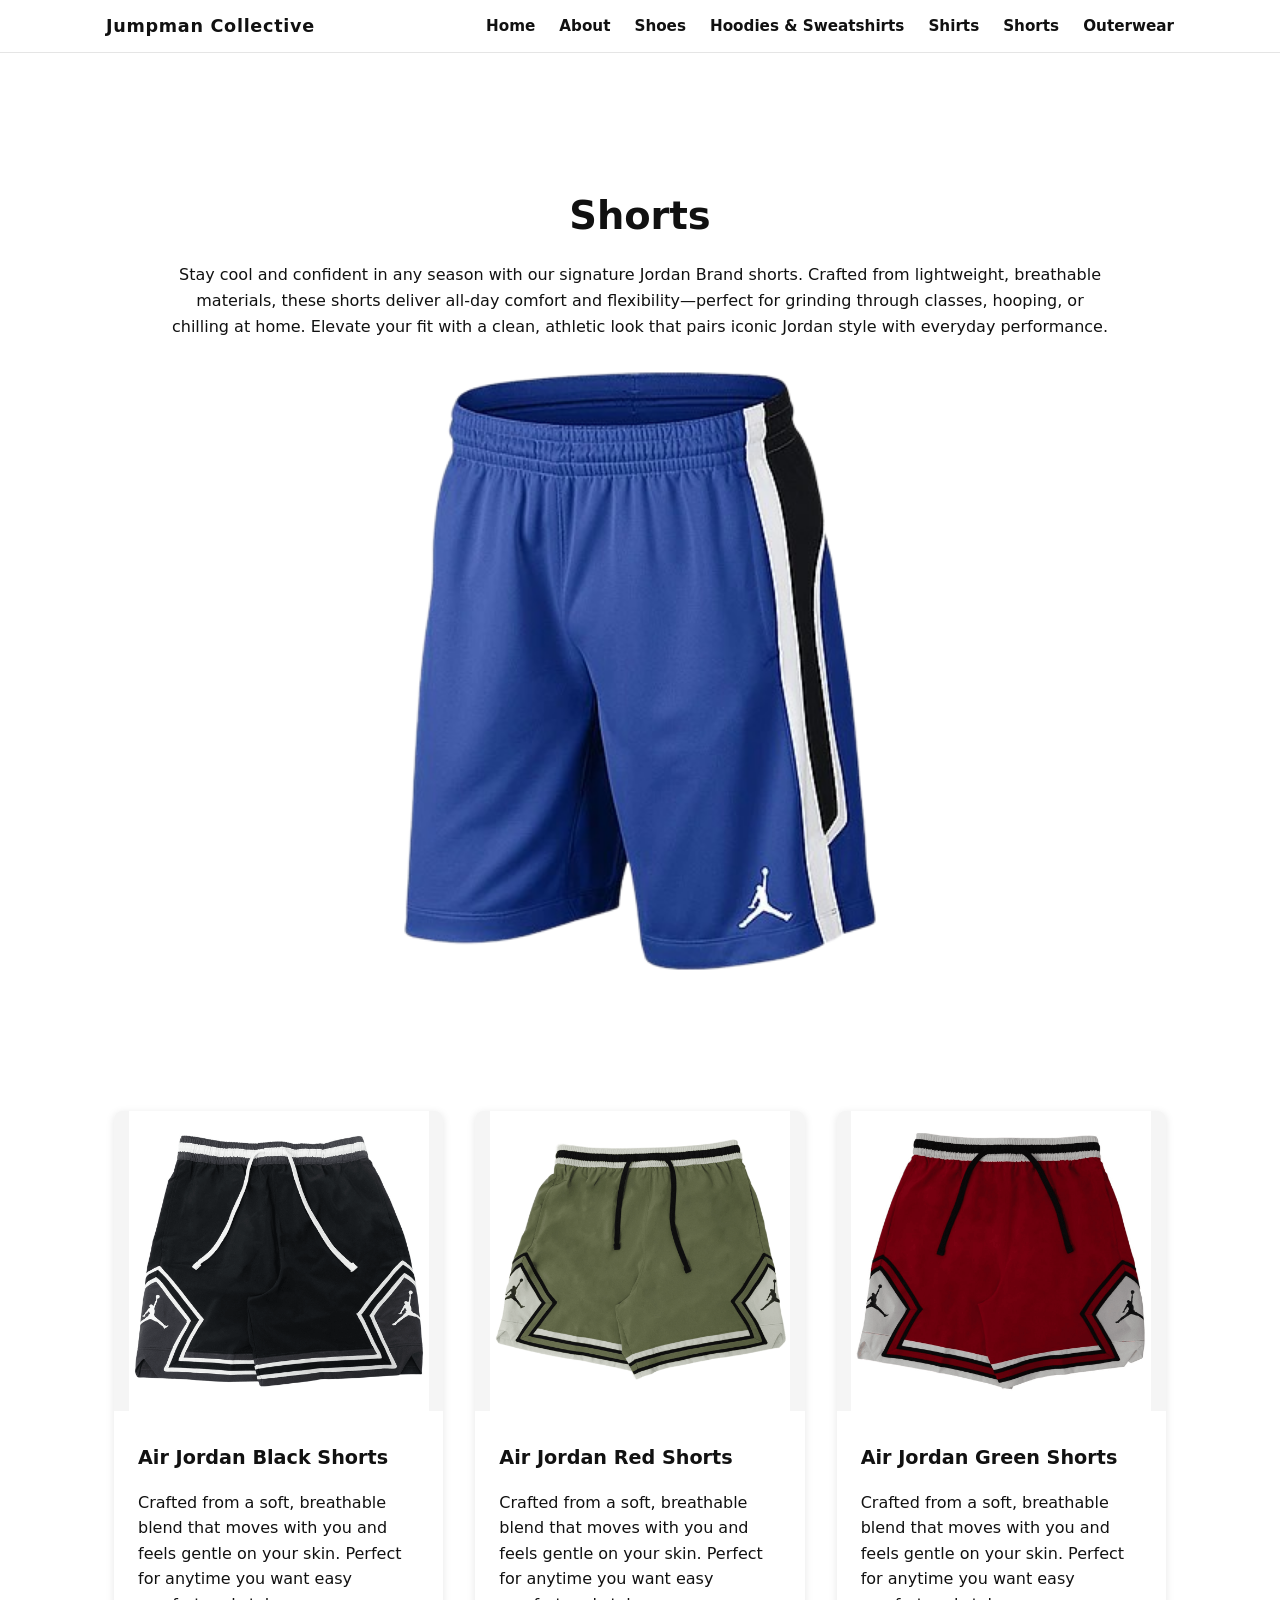
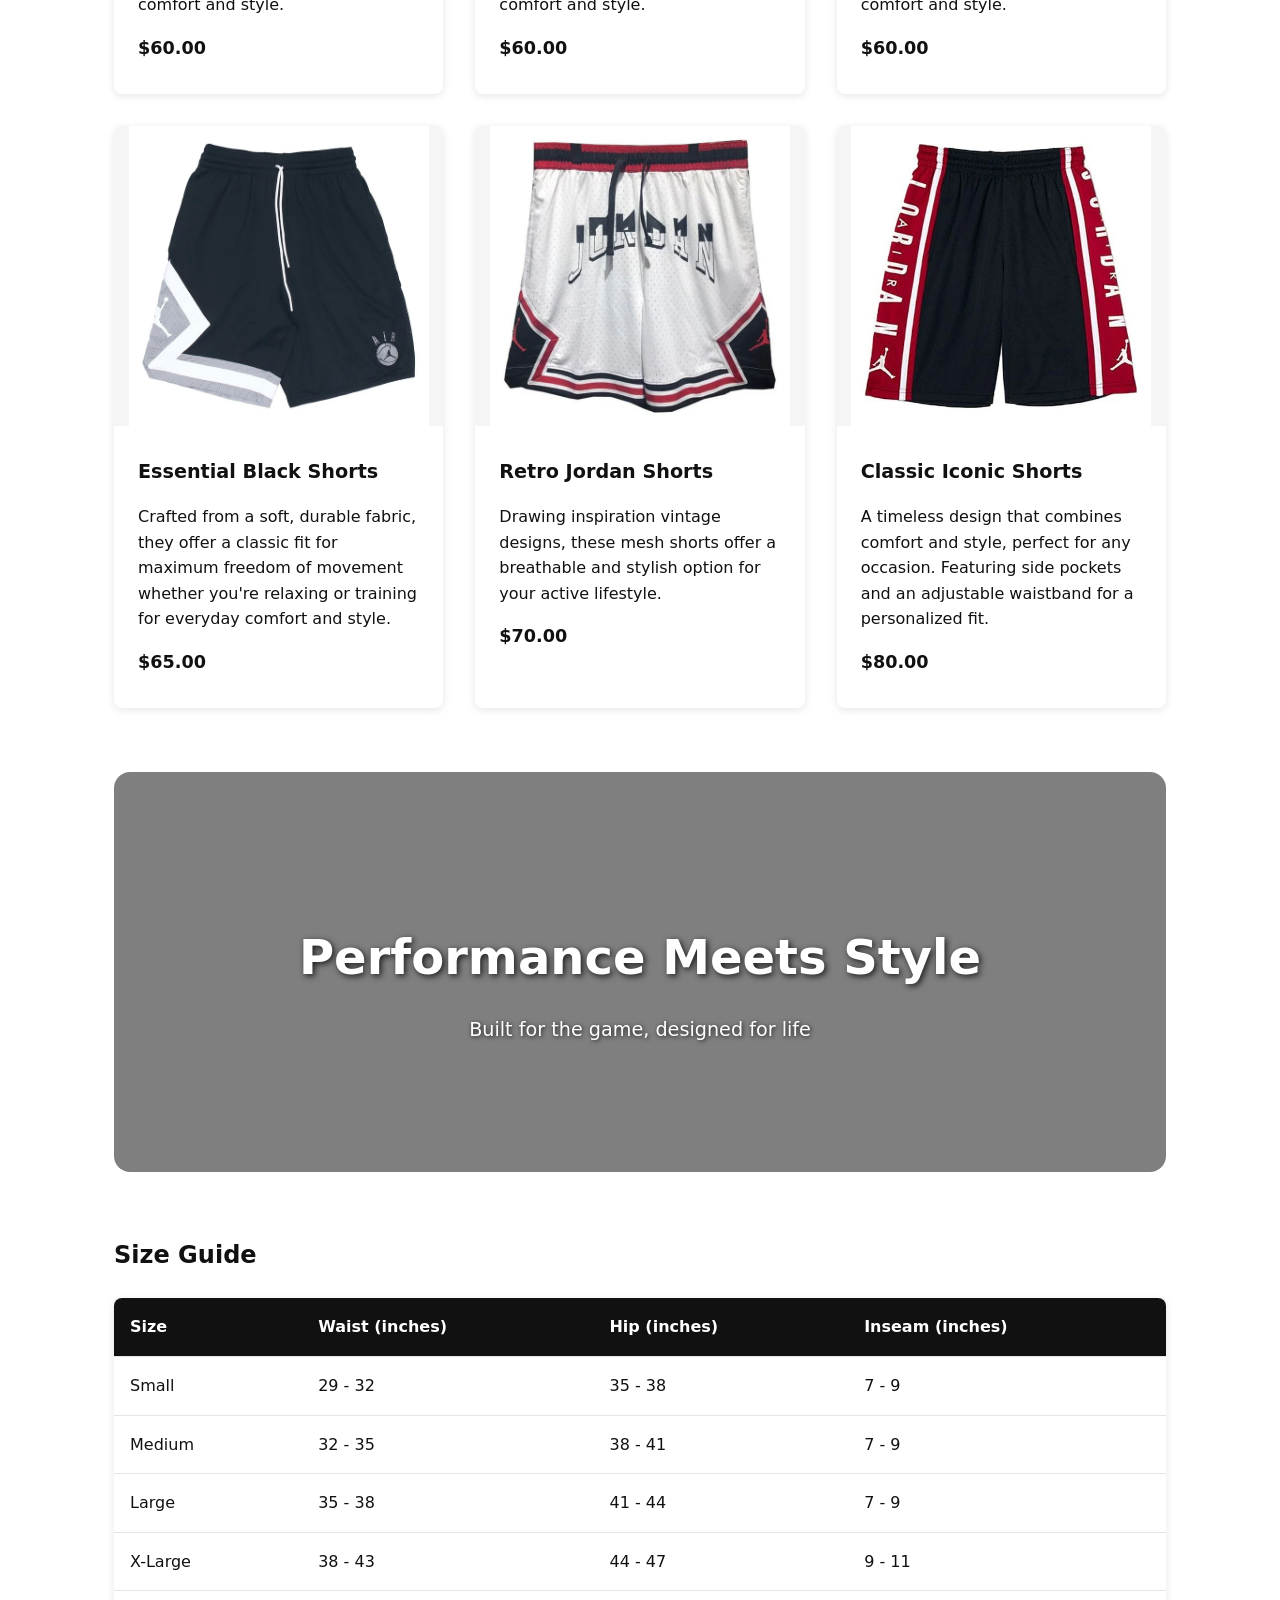
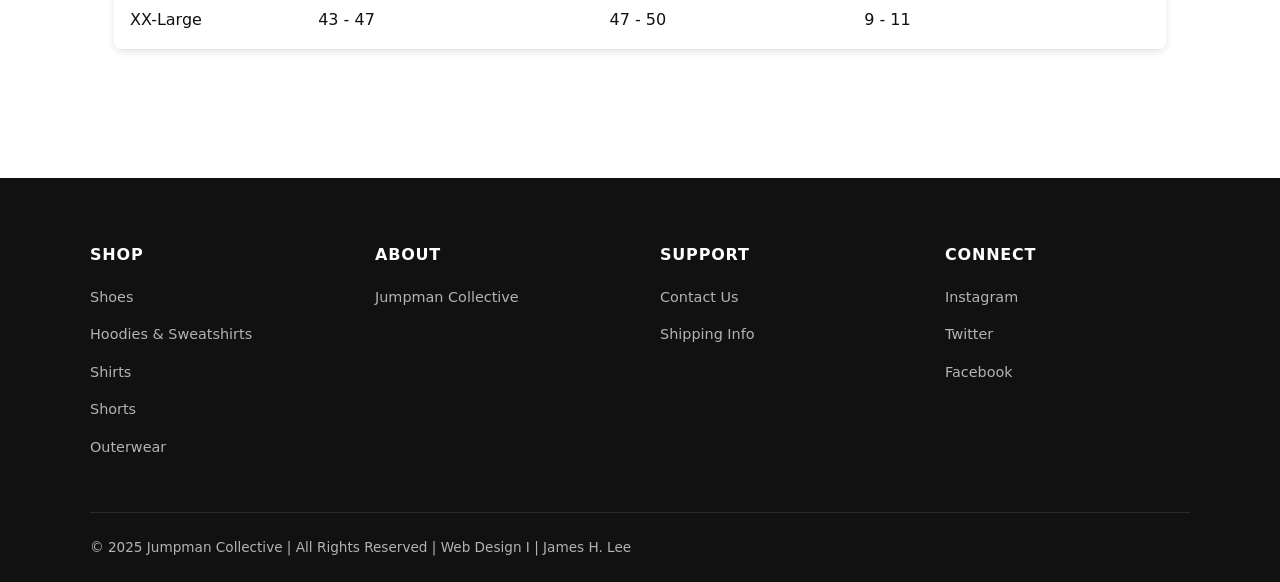
<file: shorts.html>
<!doctype html>
<html lang="en">
<head>
  <meta charset="utf-8" />
  <meta name="viewport" content="width=device-width, initial-scale=1" />
  <title>Jumpman Collective | Shorts</title>
  <link rel="icon" type="image/png" href="images/Jordan logo 4.png" />
  <link rel="stylesheet" href="css/styles.css">

 <style>
/* CSS styles remain the same as provided by the user (omitted for brevity) */
:root {
  --text-color:#111;
  --accent:#ff3131; /* 🔥 Jordan Infrared */
  --bg:#ffffff;
  --overlay-dark:rgba(0,0,0,0.85);
  --overlay-light:rgba(0,0,0,0.25);
}

* {
      box-sizing: border-box;
    }

    body {
      margin: 0;
      font-family: system-ui, -apple-system, BlinkMacSystemFont, "Segoe UI", sans-serif;
      color: var(--text-color);
      background-color: var(--bg);
      line-height: 1.6;
    }

    /* ---------- NAVBAR ---------- */
header{
  background:#ffffffcc;
  backdrop-filter:blur(8px);
  position:sticky;
  top:0; z-index:10;
  border-bottom:1px solid #e5e5e5;
}

.navbar{
  max-width:1100px;
  margin:0 auto;
  padding:0.75rem 1rem;
  display:flex;
  align-items:center;
  justify-content:space-between;
  gap:1rem;
}

.brand{
  font-weight:800;
  letter-spacing:0.04em;
  font-size:1.1rem;
}

nav{
  display:flex;
  gap:1.5rem;
  align-items:center;
}

nav a{
  text-decoration:none;
  color:var(--text-color);
  font-size:.95rem;
  font-weight:600;
  position:relative;
}

nav a::after{
  content:"";
  position:absolute;
  left:0; bottom:-0.2rem;
  width:0; height:2px;
  background:var(--accent);
  transition:width 0.2s ease;
}

nav a:hover::after,
nav a:focus-visible::after{
  width:100%;
}

    .menu-toggle {
      display: none;
      border: none;
      background: none;
      padding: 0.25rem;
      cursor: pointer;
    }

    .menu-toggle span {
      display: block;
      width: 22px;
      height: 2px;
      background: var(--text-color);
      margin: 4px 0;
      transition: transform 0.2s ease, opacity 0.2s ease;
    }

    main {
      max-width: 1100px;
      margin: 0 auto;
      padding: 2.5rem 1.5rem 4rem;
    }

    .hero {
      text-align: center;
      margin-bottom: 3rem;
    }

    .hero h1 {
      font-size: clamp(1.8rem, 3vw, 2.4rem);
      margin-bottom: 1rem;
    }

    .hero-image {
      max-width: 600px;
      width: 100%;
      height: auto;
      margin: 2rem auto;
      display: block;
    }

    .product-grid {
      display: grid;
      grid-template-columns: repeat(auto-fit, minmax(280px, 1fr));
      gap: 2rem;
      margin: 3rem 0;
    }

    .product-card {
      background: white;
      border-radius: 8px;
      box-shadow: 0 2px 8px rgba(0, 0, 0, 0.1);
      overflow: hidden;
      transition: transform 0.2s ease;
    }

    .product-card:hover {
      transform: translateY(-4px);
      box-shadow: 0 4px 12px rgba(0, 0, 0, 0.15);
    }

    .product-image {
      width: 100%;
      height: 300px;
      object-fit: contain;
      background: #f5f5f5;
    }

    .product-info {
      padding: 1.5rem;
    }

    .product-info h3 {
      margin: 0 0 0.5rem 0;
      font-size: 1.2rem;
    }

    .product-price {
      font-size: 1.1rem;
      font-weight: 600;
      color: #111111;
      margin: 0.5rem 0;
    }

    .lists-section {
      margin: 4rem 0;
      padding: 2rem;
      background: #f9f9f9;
      border-radius: 8px;
    }

    .lists-container {
      display: grid;
      grid-template-columns: repeat(auto-fit, minmax(300px, 1fr));
      gap: 2rem;
      margin-top: 1.5rem;
    }

    /* ---------- VIDEO BACKGROUND SECTIONS ---------- */
.video-section {
  position: relative;
  height: 400px;
  margin: 4rem 0;
  overflow: hidden;
  border-radius: 16px;
  display: flex;
  align-items: center;
  justify-content: center;
}

.section-video-bg {
  position: absolute;
  top: 50%;
  left: 50%;
  min-width: 100%;
  min-height: 100%;
  width: auto;
  height: auto;
  transform: translateX(-50%) translateY(-50%);
  z-index: 0;
  object-fit: cover;
}

.section-overlay {
  position: absolute;
  top: 0;
  left: 0;
  width: 100%;
  height: 100%;
  background: rgba(0,0,0,0.5);
  z-index: 1;
}

.section-content {
  position: relative;
  z-index: 2;
  text-align: center;
  color: white;
  padding: 2rem;
}

.section-content h2 {
  font-size: clamp(2rem, 4vw, 3rem);
  font-weight: 800;
  margin-bottom: 1rem;
  text-shadow: 2px 2px 6px rgba(0,0,0,0.8);
}

.section-content p {
  font-size: clamp(1rem, 2vw, 1.2rem);
  text-shadow: 1px 1px 4px rgba(0,0,0,0.8);
}

    .table-section {
      margin: 4rem 0;
    }

    table {
      width: 100%;
      border-collapse: collapse;
      background: white;
      box-shadow: 0 2px 8px rgba(0, 0, 0, 0.1);
      border-radius: 8px;
      overflow: hidden;
      margin-top: 1.5rem;
    }

    thead {
      background: #111111;
      color: white;
    }

    th, td {
      padding: 1rem;
      text-align: left;
      border-bottom: 1px solid #e5e5e5;
    }

    tbody tr:hover {
      background: #f5f5f5;
    }

    footer {
      background: #111111;
      color: #ffffff;
      padding: 3rem 1.5rem 1.5rem;
      margin-top: auto;
      width: 100%;
    }

    .footer-content {
      max-width: 1100px;
      margin: 0 auto;
    }

    .footer-grid {
      display: grid;
      grid-template-columns: repeat(auto-fit, minmax(200px, 1fr));
      gap: 2.5rem;
      margin-bottom: 2.5rem;
    }

    .footer-section h3 {
      font-size: 1rem;
      margin-bottom: 1rem;
      letter-spacing: 0.05em;
      text-transform: uppercase;
      font-weight: 600;
    }

    .footer-section ul {
      list-style: none;
      padding: 0;
      margin: 0;
    }

    .footer-section li {
      margin-bottom: 0.75rem;
    }

    .footer-section a {
      color: #b3b3b3;
      text-decoration: none;
      font-size: 0.9rem;
      transition: color 0.2s ease;
    }

    .footer-section a:hover,
    .footer-section a:focus {
      color: #ffffff;
    }

    .footer-bottom {
      border-top: 1px solid #2a2a2a;
      padding-top: 1.5rem;
      display: flex;
      flex-wrap: wrap;
      justify-content: space-between;
      align-items: center;
      gap: 1rem;
    }

    .footer-bottom p {
      margin: 0;
      color: #b3b3b3;
      font-size: 0.85rem;
    }

    @media (max-width: 768px) {
      nav {
        position: absolute;
        inset: 100% 0 auto 0;
        background: #ffffff;
        border-bottom: 1px solid #e5e5e5;
        flex-direction: column;
        align-items: flex-start;
        padding: 0.75rem 1rem 1rem;
        gap: 0.75rem;
        display: none;
      }

      nav.active {
        display: flex;
      }

      .menu-toggle {
        display: inline-block;
      }

      .footer-grid {
        grid-template-columns: 1fr;
      }

      .footer-bottom {
        flex-direction: column;
        text-align: center;
      }
    }
  </style>
</head>

<body>

<header>
  <div class="navbar">
    <div class="brand">Jumpman Collective</div>

    <button class="menu-toggle"
            aria-label="Toggle navigation"
            aria-expanded="false"
            aria-controls="primary-nav">
      <span></span>
      <span></span>
      <span></span>
    </button>

    <nav id="primary-nav" aria-label="Main navigation">
      <a href="index.html">Home</a>
      <a href="about.html">About</a>
      <a href="shoes.html">Shoes</a>
      <a href="hoodiesandsweatshirts.html">Hoodies & Sweatshirts</a>
      <a href="shirts.html">Shirts</a>
      <a href="shorts.html">Shorts</a>
      <a href="outerwear.html">Outerwear</a>
    </nav>
  </div>
</header>

<main>
  <section class="hero">
    <h1>Shorts</h1>
    <p>Stay cool and confident in any season with our signature Jordan Brand shorts. Crafted from lightweight, breathable materials, these shorts deliver all-day comfort and flexibility—perfect for grinding through classes, hooping, or chilling at home. Elevate your fit with a clean, athletic look that pairs iconic Jordan style with everyday performance.</p>
    <img src="images/shorts 1.png" alt="Jordan blue shorts" class="hero-image">
  </section>

  <section class="product-grid">
    <article class="product-card">
      <img src="images/shorts 7.png" alt="Jordan black shorts" class="product-image">
      <div class="product-info">
        <h3>Air Jordan Black Shorts</h3>
        <p>Crafted from a soft, breathable blend that moves with you and feels gentle on your skin. Perfect for anytime you want easy comfort and style.</p>
        <p class="product-price">$60.00</p>
      </div>
    </article>

    <article class="product-card">
      <img src="images/shorts 5.png" alt="Jordan red shorts" class="product-image">
      <div class="product-info">
        <h3>Air Jordan Red Shorts</h3>
        <p>Crafted from a soft, breathable blend that moves with you and feels gentle on your skin. Perfect for anytime you want easy comfort and style.</p>
        <p class="product-price">$60.00</p>
      </div>
    </article>

    <article class="product-card">
      <img src="images/shorts 6.png" alt="Jordan army green shorts" class="product-image">
      <div class="product-info">
        <h3>Air Jordan Green Shorts</h3>
        <p>Crafted from a soft, breathable blend that moves with you and feels gentle on your skin. Perfect for anytime you want easy comfort and style.</p>
        <p class="product-price">$60.00</p>
      </div>
    </article>

    <article class="product-card">
      <img src="images/shorts 2.png" alt="Jordan crewneck sweatshirt" class="product-image">
      <div class="product-info">
        <h3>Essential Black Shorts</h3>
        <p> Crafted from a soft, durable fabric, they offer a classic fit for maximum freedom of movement whether you're relaxing or training for everyday comfort and style.</p>
        <p class="product-price">$65.00</p>
      </div>
    </article>

    <article class="product-card">
      <img src="images/shorts 3.png" alt="Jordan oversized hoodie" class="product-image">
      <div class="product-info">
        <h3>Retro Jordan Shorts</h3>
        <p>Drawing inspiration vintage designs, these mesh shorts offer a breathable and stylish option for your active lifestyle.</p>
        <p class="product-price">$70.00</p>
      </div>
    </article>

    <article class="product-card">
      <img src="images/shorts 4.png" alt="Jordan tech fleece hoodie" class="product-image">
      <div class="product-info">
        <h3>Classic Iconic Shorts</h3>
        <p>A timeless design that combines comfort and style, perfect for any occasion. Featuring side pockets and an adjustable waistband for a personalized fit.</p>
        <p class="product-price">$80.00</p>
      </div>
    </article>
  </section>

   <!-- Video Background Section -->
  <section class="video-section">
    <video class="section-video-bg" autoplay muted loop playsinline>
      <source src="videos/Basketball1.mp4" type="video/mp4">
      Your browser does not support the video tag.
    </video>
    <div class="section-overlay"></div>
    <div class="section-content">
      <h2>Performance Meets Style</h2>
      <p>Built for the game, designed for life</p>
    </div>
  </section>

    <section class="table-section">
    <h2>Size Guide</h2>
    

    <table>
      <thead>
        <tr>
          <th>Size</th>
          <th>Waist (inches)</th>
          <th>Hip (inches)</th>
          <th>Inseam (inches)</th>
        </tr>
      </thead>
      <tbody>
        <tr>
          <td>Small</td>
          <td>29 - 32</td>
          <td>35 - 38</td>
          <td>7 - 9</td>
        </tr>
        <tr>
          <td>Medium</td>
          <td>32 - 35</td>
          <td>38 - 41</td>
          <td>7 - 9</td>
        </tr>
        <tr>
          <td>Large</td>
          <td>35 - 38</td>
          <td>41 - 44</td>
          <td>7 - 9</td>
        </tr>
        <tr>
          <td>X-Large</td>
          <td>38 - 43</td>
          <td>44 - 47</td>
          <td>9 - 11</td>
        </tr>
        <tr>
          <td>XX-Large</td>
          <td>43 - 47</td>
          <td>47 - 50</td>
          <td>9 - 11</td>
        </tr>
      </tbody>
    </table>
  </section>

</main>

<footer>
  <div class="footer-content">
    <div class="footer-grid">
      <div class="footer-section">
        <h3>Shop</h3>
        <ul>
          <li><a href="shoes.html">Shoes</a></li>
          <li><a href="hoodiesandsweatshirts.html">Hoodies & Sweatshirts</a></li>
          <li><a href="shirts.html">Shirts</a></li>
          <li><a href="shorts.html">Shorts</a></li>
          <li><a href="outerwear.html">Outerwear</a></li>
        </ul>
      </div>
      <div class="footer-section">
        <h3>About</h3>
        <ul>
          <li><a href="index.html">Jumpman Collective</a></li>
        </ul>
      </div>
      <div class="footer-section">
        <h3>Support</h3>
        <ul>
          <li><a href="contactus.html">Contact Us</a></li>
          <li><a href="https://www.ups.com/track?loc=en_US&requester=ST/">Shipping Info</a></li>
          
        </ul>
      </div>
      <div class="footer-section">
        <h3>Connect</h3>
        <ul>
          <li><a href="https://www.instagram.com" target="_blank" rel="noopener noreferrer">Instagram</a></li>
          <li><a href="https://www.twitter.com" target="_blank" rel="noopener noreferrer">Twitter</a></li>
          <li><a href="https://www.facebook.com" target="_blank" rel="noopener noreferrer">Facebook</a></li>
        </ul>
      </div>
    </div>
    <div class="footer-bottom">
      <p>&copy; 2025 Jumpman Collective | All Rights Reserved | Web Design I | James H. Lee
      </p>
    </div>
  </div>
</footer>


<script>
  const menuToggle = document.querySelector('.menu-toggle');
  const nav = document.getElementById('primary-nav');

  menuToggle.addEventListener('click', () => {
    const isOpen = nav.classList.toggle('active');
    menuToggle.setAttribute('aria-expanded', isOpen ? 'true' : 'false');
  });

  // Optional: close menu when a link is tapped on mobile
  nav.querySelectorAll('a').forEach(link => {
    link.addEventListener('click', () => {
      if (nav.classList.contains('active')) {
        nav.classList.remove('active');
        menuToggle.setAttribute('aria-expanded', 'false');
      }
    });
  });
</script>

</body>
</html>
</file>
<file: css/styles.css>
body {
  margin: 0;
  font-family: Arial, Helvetica, sans-serif;
  background: #ffffff;
  color: #222;
}

.hero {
  width: 90%;
  max-width: 1200px;
  margin: auto;
  text-align: center;
  padding: 60px 0;
}

.index-section h1 {
  font-size: 42px;
  font-weight: 700;
  margin-bottom: 50px;
}

.index-content {
  display: grid;
  grid-template-columns: repeat(auto-fit, minmax(280px, 1fr));
  gap: 40px;
  align-items: center;
  justify-items: center;
}

.index-image img {
  width: 100%;
  border-radius: 18px;
  object-fit: cover;
}

.index-text {
  max-width: 350px;
  font-size: 16px;
  line-height: 1.6;
  color: #333;
}

.btn {
  display: inline-block;
  margin-top: 15px;
  padding: 12px 30px;
  border: 2px solid #0c0c0c;
  color: #f50c0c;
  text-decoration: none;
  border-radius: 8px;
  transition: 0.3s;
  font-weight: 600;
}

.btn:hover {
  background: #ee060a;
  color: white;
}

:root{
  --bg:#f5f7f9;
  --card:#ffffff;
  --ink:#202124;
  --muted:#6b7280;
  --tag:#f9e7ea;
  --accent:#ff6a3d;
  --radius:14px;
  --shadow:0 10px 24px rgba(0,0,0,.08);
}

*{box-sizing:border-box}
body{
  margin:0;
  font-family: system-ui, -apple-system, "Segoe UI", Roboto, Arial, sans-serif;
  background:var(--bg);
  color:var(--ink);
}
.wrap{
  max-width:1100px;
  margin:auto;
  padding:24px;
  display:grid;
  gap:28px;
}

/* TAG */
.tag{
  display:inline-block;
  padding:4px 10px;
  font-size:12px;
  border-radius:999px;
  background:var(--tag);
  color:#b14c52;
  font-weight:600;
}
.tag--ghost{background:rgba(255,255,255,.75); color:#b14c52}

/* META */
.meta{color:var(--ink); margin:.4rem 0 0}
.submeta{
  margin-top:.25rem;
  display:flex;
  gap:12px;
  align-items:center;
  color:var(--muted);
  font-size:13px;
}
.stats{display:flex; gap:10px; align-items:center}
.stat{opacity:.9}

/* 1) COMPACT CARD */
.card.compact{
  background:var(--card);
  border-radius:var(--radius);
  box-shadow:var(--shadow);
  overflow:hidden;
}
.compact__text{padding:14px 14px 8px}
.compact .title{margin:.35rem 0 .25rem; font-size:16px; line-height:1.3}
.compact__img{width:100%; display:block}

/* 2) CAROUSEL */
.carousel{
  position:relative;
  background:var(--card);
  border-radius:var(--radius);
  overflow:hidden;
  box-shadow:var(--shadow);
}
.carousel .tag{position:absolute; top:12px; left:12px; z-index:3}
.track{
  display:flex;
  width:100%;
  transition:transform .45s ease;
}
.track img{
  width:100%;
  flex: 0 0 100%;
  height:auto;
  display:block;
}

.nav{
  position:absolute;
  top:50%;
  transform:translateY(-50%);
  width:44px; height:44px;
  border-radius:50%;
  border:none; cursor:pointer;
  background:rgba(255,255,255,.85);
  color:#333; font-size:26px; line-height:44px;
  box-shadow:0 6px 14px rgba(0,0,0,.1);
  z-index:3;
}
.prev{left:14px}
.next{right:14px}

.dots{
  position:absolute;
  left:50%; transform:translateX(-50%);
  bottom:14px; display:flex; gap:10px; z-index:3;
}
.dot{
  width:10px; height:10px; border-radius:50%;
  background:rgba(255,255,255,.6);
  border:0; cursor:pointer;
}
.dot.active{background:#fff}

.fade-shadow{
  position:absolute; inset:auto 0 0 0; height:80px;
  background: linear-gradient(to top, rgba(0,0,0,.35), rgba(0,0,0,0));
  z-index:2;
}

/* 3) VIDEO THUMB */
.video-thumb{
  position:relative; margin:0;
  border-radius:16px; overflow:hidden;
  box-shadow:var(--shadow);
}
.video-thumb img{display:block; width:100%}
.video-thumb .play{
  position:absolute; inset:0; margin:auto;
  width:78px; height:78px; border-radius:50%;
  border:none; cursor:pointer; color:white;
  background:rgba(0,0,0,.35);
  font-size:28px;
  display:grid; place-items:center;
}
.video-thumb figcaption{
  position:absolute; left:0; right:0; bottom:0;
  color:#fff; padding:16px; font-weight:600; font-size:18px;
  background: linear-gradient(to top, rgba(0,0,0,.55), rgba(0,0,0,0));
}

/* 4) LARGE OVERLAY CARD */
.overlay-card{
  position:relative;
  border-radius:16px; overflow:hidden;
  box-shadow:var(--shadow);
}
.overlay-card img{display:block; width:100%}
.overlay-card .overlay{
  position:absolute; inset:0;
  display:flex; flex-direction:column;
  justify-content:flex-end;
  padding:16px;
  color:#fff;
  background: linear-gradient(to top, rgba(0,0,0,.45), rgba(0,0,0,.05) 35%, transparent 60%);
}
.overlay-card h2{
  margin:8px 0 6px; font-size:22px; line-height:1.25; color:#fff;
}

/* Utilities for layout preview */
@media (min-width:900px){
  .wrap{grid-template-columns:1fr 1fr}
}
</file>
